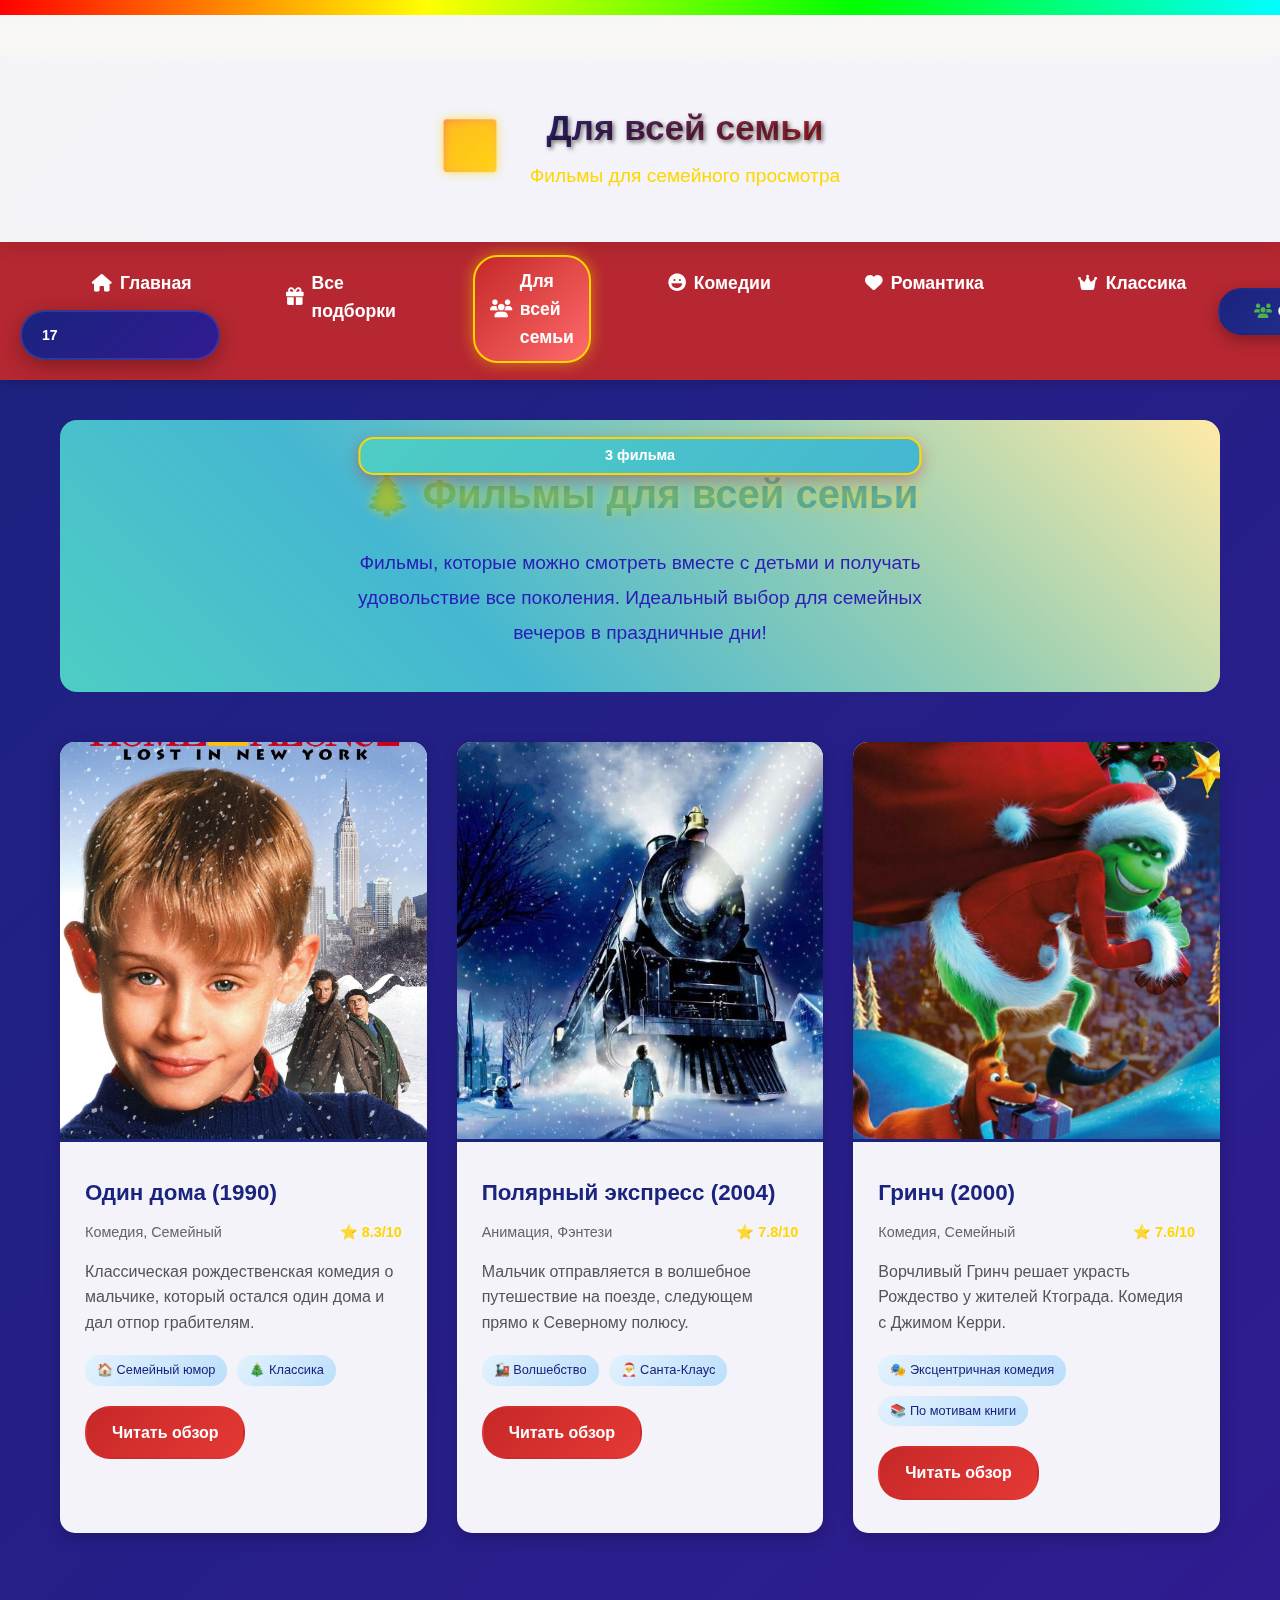
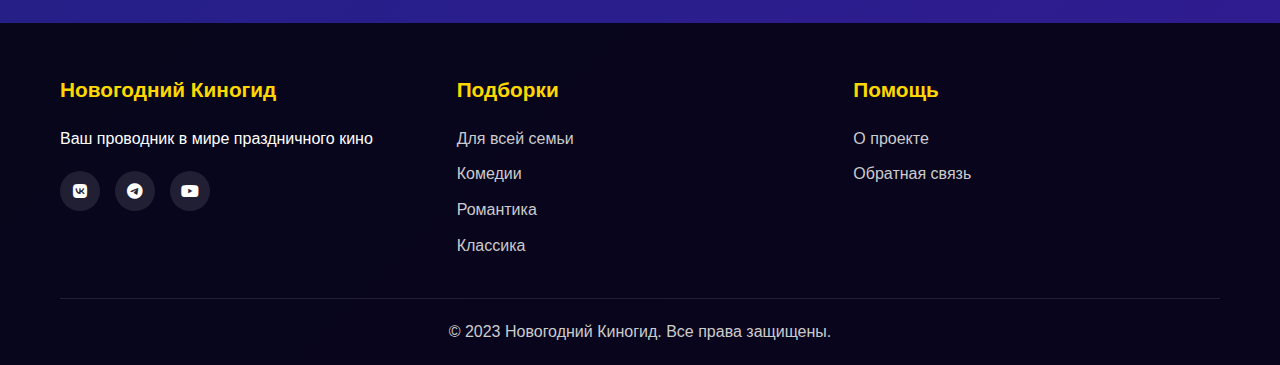
<file: Для всей семьи.html>
<!DOCTYPE html>
<html lang="ru">
<head>
    <meta charset="UTF-8">
    <meta name="viewport" content="width=device-width, initial-scale=1.0">
    <title>Для всей семьи - Праздничные подборки | Новогодний Киногид</title>
    <meta name="description" content="Лучшие семейные фильмы для просмотра всей семьей в новогодние праздники. Кино, которое понравится и детям, и взрослым.">
    <meta name="keywords" content="семейные фильмы, кино для всей семьи, детские фильмы, новогодние фильмы для семьи">
    <link rel="stylesheet" href="https://cdnjs.cloudflare.com/ajax/libs/font-awesome/6.4.0/css/all.min.css">
    <link rel="stylesheet" href="стил.css">
    <link rel="icon" href="data:image/svg+xml,<svg xmlns=%22http://www.w3.org/2000/svg%22 viewBox=%220 0 100 100%22><text y=%22.9em%22 font-size=%2290%22>👨‍👩‍👧‍👦</text></svg>">
    
    <script>
        document.addEventListener('DOMContentLoaded', function() {
            document.addEventListener('copy', function(e) {
                e.preventDefault();
                alert('Копирование контента запрещено!');
            });
            
            document.addEventListener('contextmenu', function(e) {
                e.preventDefault();
                alert('Правый клик заблокирован!');
            });
            
            function createSnowflake() {
                const snowflake = document.createElement('div');
                snowflake.classList.add('snow');
                snowflake.innerHTML = '❄';
                snowflake.style.left = Math.random() * 100 + 'vw';
                snowflake.style.animationDuration = Math.random() * 3 + 2 + 's';
                snowflake.style.opacity = Math.random();
                snowflake.style.fontSize = (Math.random() * 10 + 10) + 'px';
                document.querySelector('.snow-container').appendChild(snowflake);
                
                setTimeout(() => { snowflake.remove(); }, 5000);
            }
            setInterval(createSnowflake, 100);
            
            updateOnlineCounter();
            setInterval(updateOnlineCounter, 30000);
        });
        
        function updateOnlineCounter() {
            const onlineCount = Math.floor(Math.random() * 50) + 15;
            document.getElementById('online-counter').textContent = onlineCount;
        }
    </script>
</head>
<body class="protected-content collection-family">
    <div class="christmas-lights"></div>
    <div class="header-decoration"></div>
    <div class="snow-container"></div>

    <header>
        <div class="container">
            <div class="logo">
                <div class="logo-icon">👨‍👩‍👧‍👦</div>
                <div class="logo-text">
                    <h1>Для всей семьи</h1>
                    <p>Фильмы для семейного просмотра</p>
                </div>
            </div>
        </div>
    </header>

    <nav>
        <div class="nav-container">
            <ul class="nav-links">
                <li><a href="index.html"><i class="fas fa-home"></i> Главная</a></li>
                <li><a href="Подборки.html"><i class="fas fa-gift"></i> Все подборки</a></li>
                <li><a class="active"><i class="fas fa-users"></i> Для всей семьи</a></li>
                <li><a href="Комедии.html"><i class="fas fa-laugh"></i> Комедии</a></li>
                <li><a href="Романтика.html"><i class="fas fa-heart"></i> Романтика</a></li>
                <li><a href="Классика.html"><i class="fas fa-crown"></i> Классика</a></li>
            </ul>
            <div class="online-counter">
                <i class="fas fa-users"></i>
                Онлайн: <span id="online-counter">25</span>
            </div>
        </div>
    </nav>

    <main>
        <section class="container fade-in">
            <div class="collection-hero">
                <div class="collection-badge">3 фильма</div>
                <h2>🎄 Фильмы для всей семьи</h2>
                <p class="collection-description">Фильмы, которые можно смотреть вместе с детьми и получать удовольствие все поколения. Идеальный выбор для семейных вечеров в праздничные дни!</p>
            </div>

            <div class="movies-grid">
                <!-- Фильм 1 -->
                <article class="movie-card">
                    <img src="один_дома.jpg" alt="Один дома" class="movie-poster">
                    <div class="movie-info">
                        <h3 class="movie-title">Один дома (1990)</h3>
                        <div class="movie-meta">
                            <span>Комедия, Семейный</span>
                            <span class="rating">⭐ 8.3/10</span>
                        </div>
                        <p class="movie-description">
                            Классическая рождественская комедия о мальчике, который остался один дома и дал отпор грабителям.
                        </p>
                        <div class="movie-features">
                            <span class="feature-tag">🏠 Семейный юмор</span>
                            <span class="feature-tag">🎄 Классика</span>
                        </div>
                        <a href="Обзоры.html#odin-doma" class="read-more">Читать обзор</a>
                    </div>
                </article>

                <!-- Фильм 2 -->
                <article class="movie-card">
                    <img src="полярный экспресс.jpg" alt="Полярный экспресс" class="movie-poster">
                    <div class="movie-info">
                        <h3 class="movie-title">Полярный экспресс (2004)</h3>
                        <div class="movie-meta">
                            <span>Анимация, Фэнтези</span>
                            <span class="rating">⭐ 7.8/10</span>
                        </div>
                        <p class="movie-description">
                            Мальчик отправляется в волшебное путешествие на поезде, следующем прямо к Северному полюсу.
                        </p>
                        <div class="movie-features">
                            <span class="feature-tag">🚂 Волшебство</span>
                            <span class="feature-tag">🎅 Санта-Клаус</span>
                        </div>
                        <a href="Обзоры.html#polyar-express" class="read-more">Читать обзор</a>
                    </div>
                </article>

                <!-- Фильм 3 -->
                <article class="movie-card">
                    <img src="гринч2.jpg" alt="Гринч" class="movie-poster">
                    <div class="movie-info">
                        <h3 class="movie-title">Гринч (2000)</h3>
                        <div class="movie-meta">
                            <span>Комедия, Семейный</span>
                            <span class="rating">⭐ 7.6/10</span>
                        </div>
                        <p class="movie-description">
                            Ворчливый Гринч решает украсть Рождество у жителей Ктограда. Комедия с Джимом Керри.
                        </p>
                        <div class="movie-features">
                            <span class="feature-tag">🎭 Эксцентричная комедия</span>
                            <span class="feature-tag">📚 По мотивам книги</span>
                        </div>
                        <a href="Обзоры.html#grinc" class="read-more">Читать обзор</a>
                    </div>
                </article>
            </div>
        </section>
    </main>

    <footer>
        <div class="container">
            <div class="footer-content">
                <div class="footer-section">
                    <h3>Новогодний Киногид</h3>
                    <p>Ваш проводник в мире праздничного кино</p>
                    <div class="social-links">
                        <a href="#"><i class="fab fa-vk"></i></a>
                        <a href="#"><i class="fab fa-telegram"></i></a>
                        <a href="#"><i class="fab fa-youtube"></i></a>
                    </div>
                </div>
                
                <div class="footer-section">
                    <h3>Подборки</h3>
                    <ul class="footer-links">
                        <li><a href="Для всей семьи.html">Для всей семьи</a></li>
                        <li><a href="Комедии.html">Комедии</a></li>
                        <li><a href="Романтика.html">Романтика</a></li>
                        <li><a href="Классика.html">Классика</a></li>
                    </ul>
                </div>
                
                <div class="footer-section">
                    <h3>Помощь</h3>
                    <ul class="footer-links">
                        <li><a href="О проекте.html">О проекте</a></li>
                        <li><a href="Контакты.html">Обратная связь</a></li>
                    </ul>
                </div>
            </div>
            
            <div class="footer-bottom">
                <p>&copy; 2023 Новогодний Киногид. Все права защищены.</p>
            </div>
        </div>
    </footer>
</body>

</html>
</file>
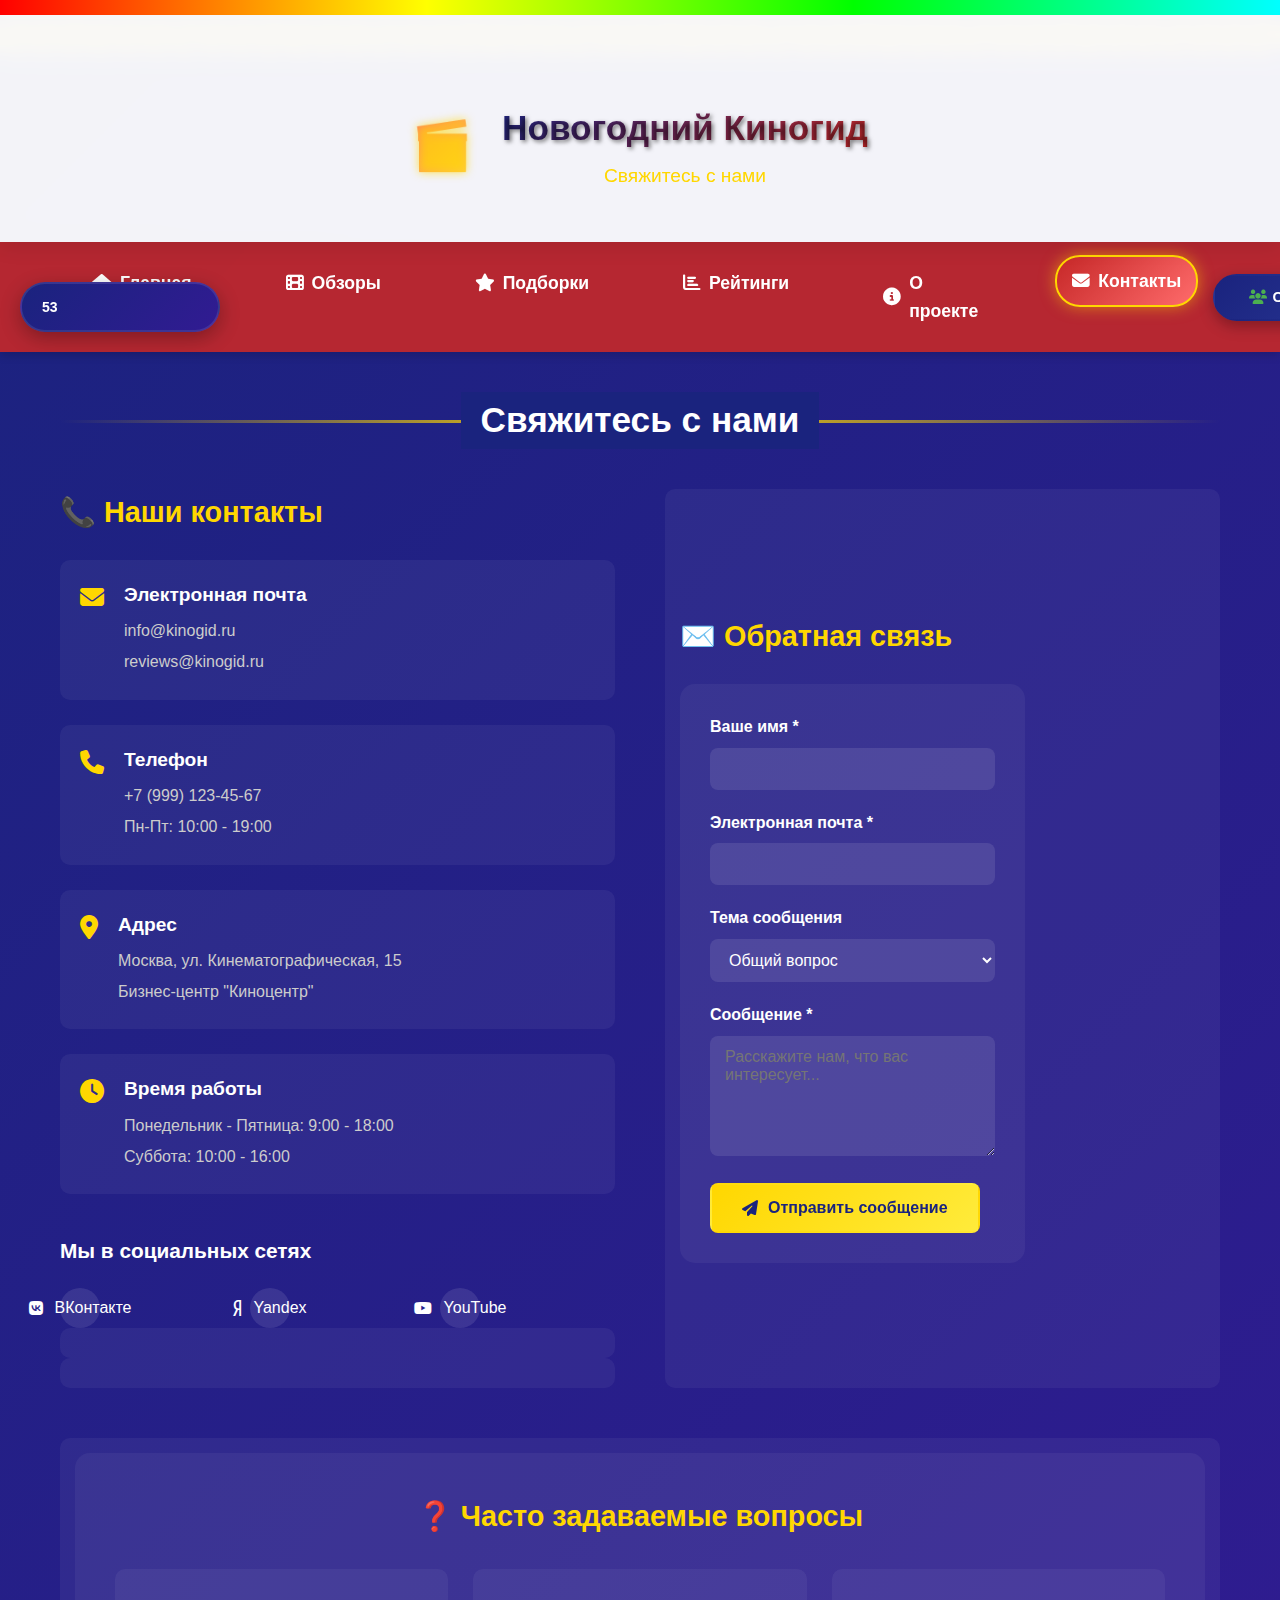
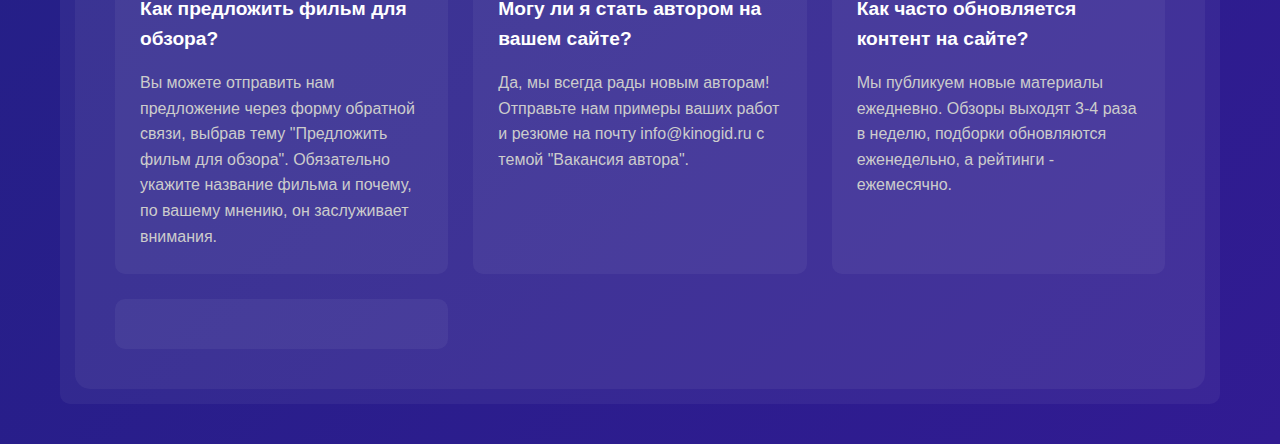
<file: Контакты.html>
<!DOCTYPE html>
<html lang="ru">
<head>
    <meta charset="UTF-8">
    <meta name="viewport" content="width=device-width, initial-scale=1.0">
    <title>Контакты | Новогодний Киногид</title>
    <meta name="description" content="Свяжитесь с редакцией Новогоднего Киногида. Мы всегда рады вашим отзывам, предложениям и вопросам о праздничных фильмах.">
    <meta name="keywords" content="контакты, обратная связь, редакция, сотрудничество, реклама, вопросы">
    <link rel="stylesheet" href="https://cdnjs.cloudflare.com/ajax/libs/font-awesome/6.4.0/css/all.min.css">
    <link rel="stylesheet" href="стил.css">
    <link rel="icon" href="data:image/svg+xml,<svg xmlns=%22http://www.w3.org/2000/svg%22 viewBox=%220 0 100 100%22><text y=%22.9em%22 font-size=%2290%22>🎬</text></svg>">
    
    <script>
        document.addEventListener('DOMContentLoaded', function() {
            // Защита от копирования
            document.addEventListener('copy', function(e) {
                e.preventDefault();
                alert('Копирование контента запрещено!');
            });
            
            document.addEventListener('contextmenu', function(e) {
                e.preventDefault();
                alert('Правый клик заблокирован!');
            });
            
            // Снежинки
            function createSnowflake() {
                const snowflake = document.createElement('div');
                snowflake.classList.add('snow');
                snowflake.innerHTML = '❄';
                snowflake.style.left = Math.random() * 100 + 'vw';
                snowflake.style.animationDuration = Math.random() * 3 + 2 + 's';
                snowflake.style.opacity = Math.random();
                snowflake.style.fontSize = (Math.random() * 10 + 10) + 'px';
                document.querySelector('.snow-container').appendChild(snowflake);
                
                setTimeout(() => { snowflake.remove(); }, 5000);
            }
            setInterval(createSnowflake, 100);
            
            // Счетчик онлайн
            updateOnlineCounter();
            setInterval(updateOnlineCounter, 30000);
        });
        
        function updateOnlineCounter() {
            const onlineCount = Math.floor(Math.random() * 50) + 15;
            document.getElementById('online-counter').textContent = onlineCount;
        }

        function submitForm(event) {
            event.preventDefault();
            alert('Спасибо за ваше сообщение! Мы свяжемся с вами в ближайшее время.');
            event.target.reset();
        }
    </script>
</head>
<body class="protected-content">
    <div class="christmas-lights"></div>
    <div class="header-decoration"></div>
    <div class="snow-container"></div>

    <header>
        <div class="container">
            <div class="logo">
                <div class="logo-icon">🎬</div>
                <div class="logo-text">
                    <h1>Новогодний Киногид</h1>
                    <p>Свяжитесь с нами</p>
                </div>
            </div>
        </div>
    </header>

    <nav>
        <div class="nav-container">
            <ul class="nav-links">
                <li><a href="Главная.html"><i class="fas fa-home"></i> Главная</a></li>
                <li><a href="Обзоры.html"><i class="fas fa-film"></i> Обзоры</a></li>
                <li><a href="Подборки.html"><i class="fas fa-star"></i> Подборки</a></li>
                <li><a href="Рейтинги.html"><i class="fas fa-chart-bar"></i> Рейтинги</a></li>
                <li><a href="О проекте.html"><i class="fas fa-info-circle"></i> О проекте</a></li>
                <li><a href="Контакты.html" class="active"><i class="fas fa-envelope"></i> Контакты</a></li>
            </ul>
            <div class="online-counter">
                <i class="fas fa-users"></i>
                Онлайн: <span id="online-counter">25</span>
            </div>
        </div>
    </nav>

    <main>
        <section class="container fade-in">
            <div class="section-title">
                <h2>Свяжитесь с нами</h2>
            </div>

            <div class="contact-content">
                <div class="contact-info">
                    <h3>📞 Наши контакты</h3>
                    <div class="contact-items">
                        <div class="contact-item">
                            <i class="fas fa-envelope"></i>
                            <div>
                                <h4>Электронная почта</h4>
                                <p>info@kinogid.ru</p>
                                <p>reviews@kinogid.ru</p>
                            </div>
                        </div>
                        <div class="contact-item">
                            <i class="fas fa-phone"></i>
                            <div>
                                <h4>Телефон</h4>
                                <p>+7 (999) 123-45-67</p>
                                <p>Пн-Пт: 10:00 - 19:00</p>
                            </div>
                        </div>
                        <div class="contact-item">
                            <i class="fas fa-map-marker-alt"></i>
                            <div>
                                <h4>Адрес</h4>
                                <p>Москва, ул. Кинематографическая, 15</p>
                                <p>Бизнес-центр "Киноцентр"</p>
                            </div>
                        </div>
                        <div class="contact-item">
                            <i class="fas fa-clock"></i>
                            <div>
                                <h4>Время работы</h4>
                                <p>Понедельник - Пятница: 9:00 - 18:00</p>
                                <p>Суббота: 10:00 - 16:00</p>
                            </div>
                        </div>
                    </div>

                    <div class="social-section">
                        <h4>Мы в социальных сетях</h4>
                        <div class="social-links large">
                            <a href="https://vk.com/id821097617" class="social-link vk">
                                <i class="fab fa-vk"></i>
                                <span>ВКонтакте</span>
                            </a>
                            <a href="https://yandex.ru/chat/p/ec8f7d08-8872-9491-7ea9-6a3b8f0eed22?utm_source=invite" class="social-link yandex">
                                <i class="fab fa-yandex"></i>
                                <span>Yandex</span>
                            </a>
                            <a href="https://youtube.com/@escobeat72?si=GKshnkahC8_8y4P8" class="social-link youtube">
                                <i class="fab fa-youtube"></i>
                                <span>YouTube</span>
                        </div>
                    </div>
                </div>

                <div class="contact-form-container">
                    <h3>✉️ Обратная связь</h3>
                    <form class="contact-form" onsubmit="submitForm(event)">
                        <div class="form-group">
                            <label for="name">Ваше имя *</label>
                            <input type="text" id="name" name="name" required>
                        </div>
                        
                        <div class="form-group">
                            <label for="email">Электронная почта *</label>
                            <input type="email" id="email" name="email" required>
                        </div>
                        
                        <div class="form-group">
                            <label for="subject">Тема сообщения</label>
                            <select id="subject" name="subject">
                                <option value="general">Общий вопрос</option>
                                <option value="review">Предложить фильм для обзора</option>
                                <option value="cooperation">Сотрудничество</option>
                                <option value="advertising">Реклама</option>
                                <option value="technical">Техническая проблема</option>
                                <option value="other">Другое</option>
                            </select>
                        </div>
                        
                        <div class="form-group">
                            <label for="message">Сообщение *</label>
                            <textarea id="message" name="message" rows="5" required placeholder="Расскажите нам, что вас интересует..."></textarea>
                        </div>
                        
                        <button type="submit" class="btn btn-accent">
                            <i class="fas fa-paper-plane"></i>
                            Отправить сообщение
                        </button>
                    </form>
                </div>
            </div>

            <div class="faq-section">
                <h3>❓ Часто задаваемые вопросы</h3>
                <div class="faq-grid">
                    <div class="faq-item">
                        <h4>Как предложить фильм для обзора?</h4>
                        <p>Вы можете отправить нам предложение через форму обратной связи, выбрав тему "Предложить фильм для обзора". Обязательно укажите название фильма и почему, по вашему мнению, он заслуживает внимания.</p>
                    </div>
                    <div class="faq-item">
                        <h4>Могу ли я стать автором на вашем сайте?</h4>
                        <p>Да, мы всегда рады новым авторам! Отправьте нам примеры ваших работ и резюме на почту info@kinogid.ru с темой "Вакансия автора".</p>
                    </div>
                    <div class="faq-item">
                        <h4>Как часто обновляется контент на сайте?</h4>
                        <p>Мы публикуем новые материалы ежедневно. Обзоры выходят 3-4 раза в неделю, подборки обновляются еженедельно, а рейтинги - ежемесячно.</p>
                    </div>
                    <div class="faq-item">
</file>
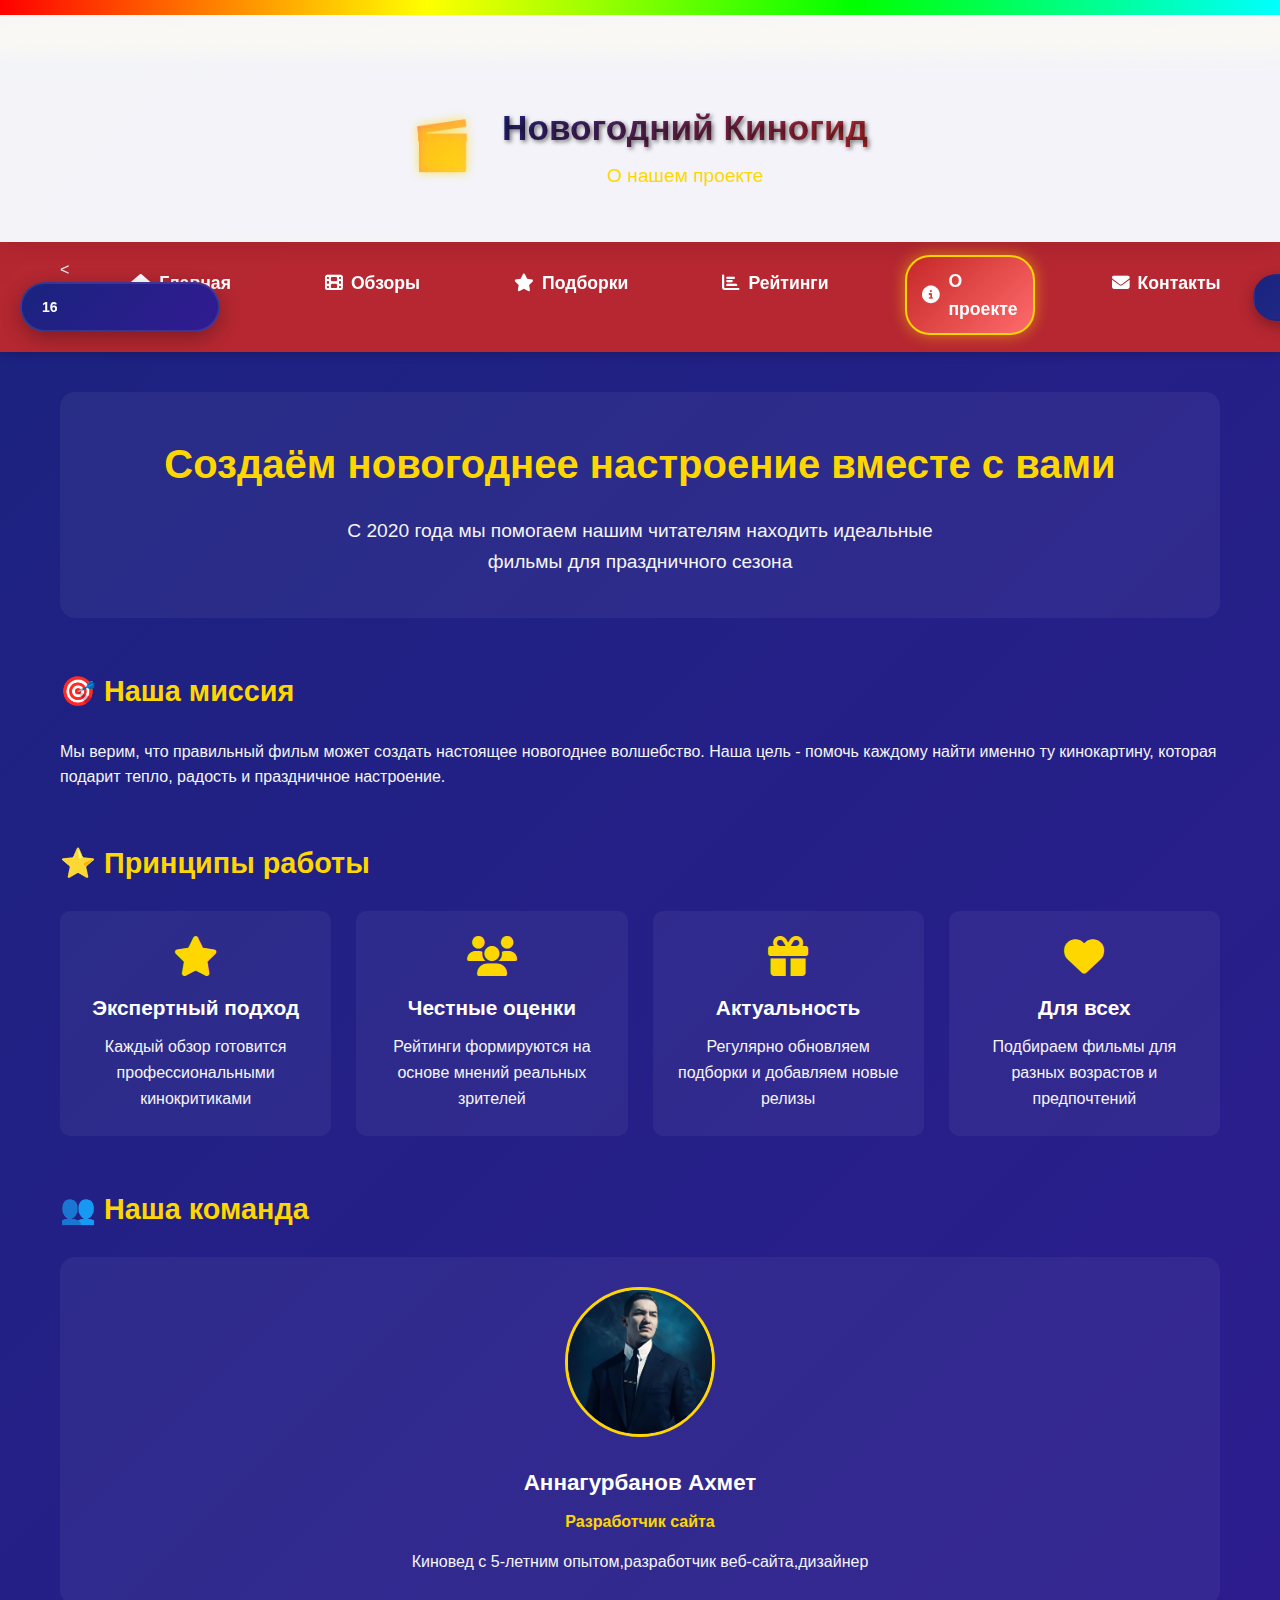
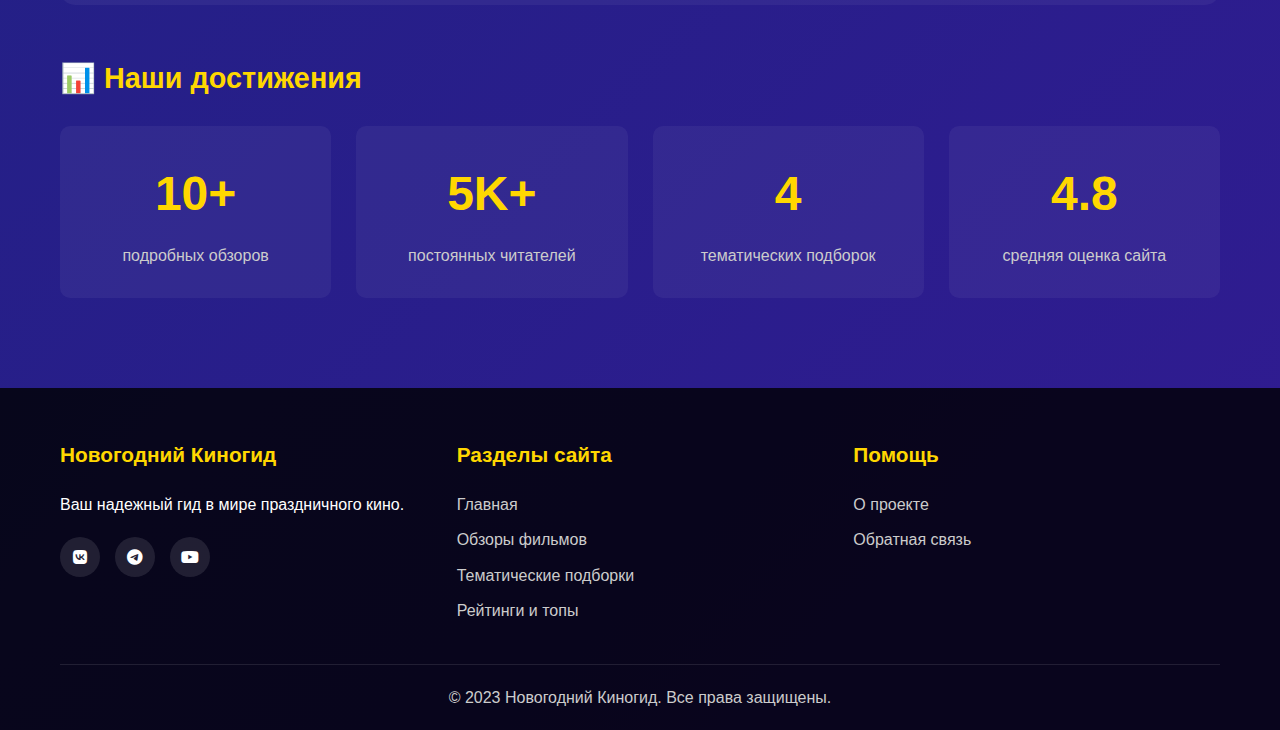
<file: О проекте.html>
<!DOCTYPE html>
<html lang="ru">
<head>
    <meta charset="UTF-8">
    <meta name="viewport" content="width=device-width, initial-scale=1.0">
    <title>О проекте | Новогодний Киногид</title>
    <meta name="description" content="Узнайте больше о проекте Новогодний Киногид - нашей миссии, команде и принципах работы. Мы создаем лучшие подборки праздничных фильмов.">
    <meta name="keywords" content="о проекте, наша команда, миссия, принципы работы, контакты редакции">
    <link rel="stylesheet" href="https://cdnjs.cloudflare.com/ajax/libs/font-awesome/6.4.0/css/all.min.css">
    <link rel="stylesheet" href="стил.css">
    <link rel="icon" href="data:image/svg+xml,<svg xmlns=%22http://www.w3.org/2000/svg%22 viewBox=%220 0 100 100%22><text y=%22.9em%22 font-size=%2290%22>🎬</text></svg>">
    
    <script>
        document.addEventListener('DOMContentLoaded', function() {
            // Защита от копирования
            document.addEventListener('copy', function(e) {
                e.preventDefault();
                alert('Копирование контента запрещено!');
            });
            
            document.addEventListener('contextmenu', function(e) {
                e.preventDefault();
                alert('Правый клик заблокирован!');
            });
            
            // Снежинки
            function createSnowflake() {
                const snowflake = document.createElement('div');
                snowflake.classList.add('snow');
                snowflake.innerHTML = '❄';
                snowflake.style.left = Math.random() * 100 + 'vw';
                snowflake.style.animationDuration = Math.random() * 3 + 2 + 's';
                snowflake.style.opacity = Math.random();
                snowflake.style.fontSize = (Math.random() * 10 + 10) + 'px';
                document.querySelector('.snow-container').appendChild(snowflake);
                
                setTimeout(() => { snowflake.remove(); }, 5000);
            }
            setInterval(createSnowflake, 100);
            
            // Счетчик онлайн
            updateOnlineCounter();
            setInterval(updateOnlineCounter, 30000);
        });
        
        function updateOnlineCounter() {
            const onlineCount = Math.floor(Math.random() * 50) + 15;
            document.getElementById('online-counter').textContent = onlineCount;
        }
    </script>
</head>
<body class="protected-content">
    <div class="christmas-lights"></div>
    <div class="header-decoration"></div>
    <div class="snow-container"></div>

    <header>
        <div class="container">
            <div class="logo">
                <div class="logo-icon">🎬</div>
                <div class="logo-text">
                    <h1>Новогодний Киногид</h1>
                    <p>О нашем проекте</p>
                </div>
            </div>
        </div>
    </header>

    <nav>
        <div class="nav-container">
            <ul class="nav-links">
                <<li><a href="Главная.html"><i class="fas fa-home"></i> Главная</a></li>
                <li><a href="Обзоры.html"><i class="fas fa-film"></i> Обзоры</a></li>
                <li><a href="Подборки.html"><i class="fas fa-star"></i> Подборки</a></li>
                <li><a href="Рейтинги.html"><i class="fas fa-chart-bar"></i> Рейтинги</a></li>
                <li><a href="О проекте.html" class="active"><i class="fas fa-info-circle"></i> О проекте</a></li>
                <li><a href="Контакты.html"><i class="fas fa-envelope"></i> Контакты</a></li>
            </ul>
            <div class="online-counter">
                <i class="fas fa-users"></i>
                Онлайн: <span id="online-counter">25</span>
            </div>
        </div>
    </nav>

    <main>
        <section class="container fade-in">
            <div class="about-hero">
                <h2>Создаём новогоднее настроение вместе с вами</h2>
                <p>С 2020 года мы помогаем нашим читателям находить идеальные фильмы для праздничного сезона</p>
            </div>

            <div class="about-content">
                <div class="about-section">
                    <h3>🎯 Наша миссия</h3>
                    <p>Мы верим, что правильный фильм может создать настоящее новогоднее волшебство. Наша цель - помочь каждому найти именно ту кинокартину, которая подарит тепло, радость и праздничное настроение.</p>
                </div>

                <div class="about-section">
                    <h3>⭐ Принципы работы</h3>
                    <div class="principles-grid">
                        <div class="principle">
                            <i class="fas fa-star"></i>
                            <h4>Экспертный подход</h4>
                            <p>Каждый обзор готовится профессиональными кинокритиками</p>
                        </div>
                        <div class="principle">
                            <i class="fas fa-users"></i>
                            <h4>Честные оценки</h4>
                            <p>Рейтинги формируются на основе мнений реальных зрителей</p>
                        </div>
                        <div class="principle">
                            <i class="fas fa-gift"></i>
                            <h4>Актуальность</h4>
                            <p>Регулярно обновляем подборки и добавляем новые релизы</p>
                        </div>
                        <div class="principle">
                            <i class="fas fa-heart"></i>
                            <h4>Для всех</h4>
                            <p>Подбираем фильмы для разных возрастов и предпочтений</p>
                        </div>
                    </div>
                </div>

                <div class="about-section">
                    <h3>👥 Наша команда</h3>
                    <div class="team-grid">
                        <div class="team-member">
                            <img src="Ахмет.jpg" alt="Аннагурбанов Ахмет" class="member-photo">
                            <h4>Аннагурбанов Ахмет </h4>
                            <p class="member-role">Разработчик сайта</p>
                            <p>Киновед с 5-летним опытом,разработчик веб-сайта,дизайнер</p>
                        </div>
                    </div>
                </div>

                <div class="about-section">
                    <h3>📊 Наши достижения</h3>
                    <div class="stats-grid">
                        <div class="achievement">
                            <div class="achievement-number">10+</div>
                            <div class="achievement-text">подробных обзоров</div>
                        </div>
                        <div class="achievement">
                            <div class="achievement-number">5K+</div>
                            <div class="achievement-text">постоянных читателей</div>
                        </div>
                        <div class="achievement">
                            <div class="achievement-number">4</div>
                            <div class="achievement-text">тематических подборок</div>
                        </div>
                        <div class="achievement">
                            <div class="achievement-number">4.8</div>
                            <div class="achievement-text">средняя оценка сайта</div>
                        </div>
                    </div>
                </div>
            </div>
        </section>
    </main>

    <footer>
        <div class="container">
            <div class="footer-content">
                <div class="footer-section">
                    <h3>Новогодний Киногид</h3>
                    <p>Ваш надежный гид в мире праздничного кино.</p>
                    <div class="social-links">
                        <a href="#"><i class="fab fa-vk"></i></a>
                        <a href="#"><i class="fab fa-telegram"></i></a>
                        <a href="#"><i class="fab fa-youtube"></i></a>
                    </div>
                </div>
                
                <div class="footer-section">
                    <h3>Разделы сайта</h3>
                    <ul class="footer-links">
                        <li><a href="Главная.html">Главная</a></li>
                        <li><a href="Обзоры.html">Обзоры фильмов</a></li>
                        <li><a href="Подборки.html">Тематические подборки</a></li>
                        <li><a href="Рейтинги.html">Рейтинги и топы</a></li>
                    </ul>
                </div>
                
                <div class="footer-section">
                    <h3>Помощь</h3>
                    <ul class="footer-links">
                        <li><a href="О проекте.html">О проекте</a></li>
                        <li><a href="Контакты.html">Обратная связь</a></li>
                    </ul>
                </div>
            </div>
            
            <div class="footer-bottom">
                <p>&copy; 2023 Новогодний Киногид. Все права защищены.</p>
            </div>
        </div>
    </footer>
</body>
</html>
</file>
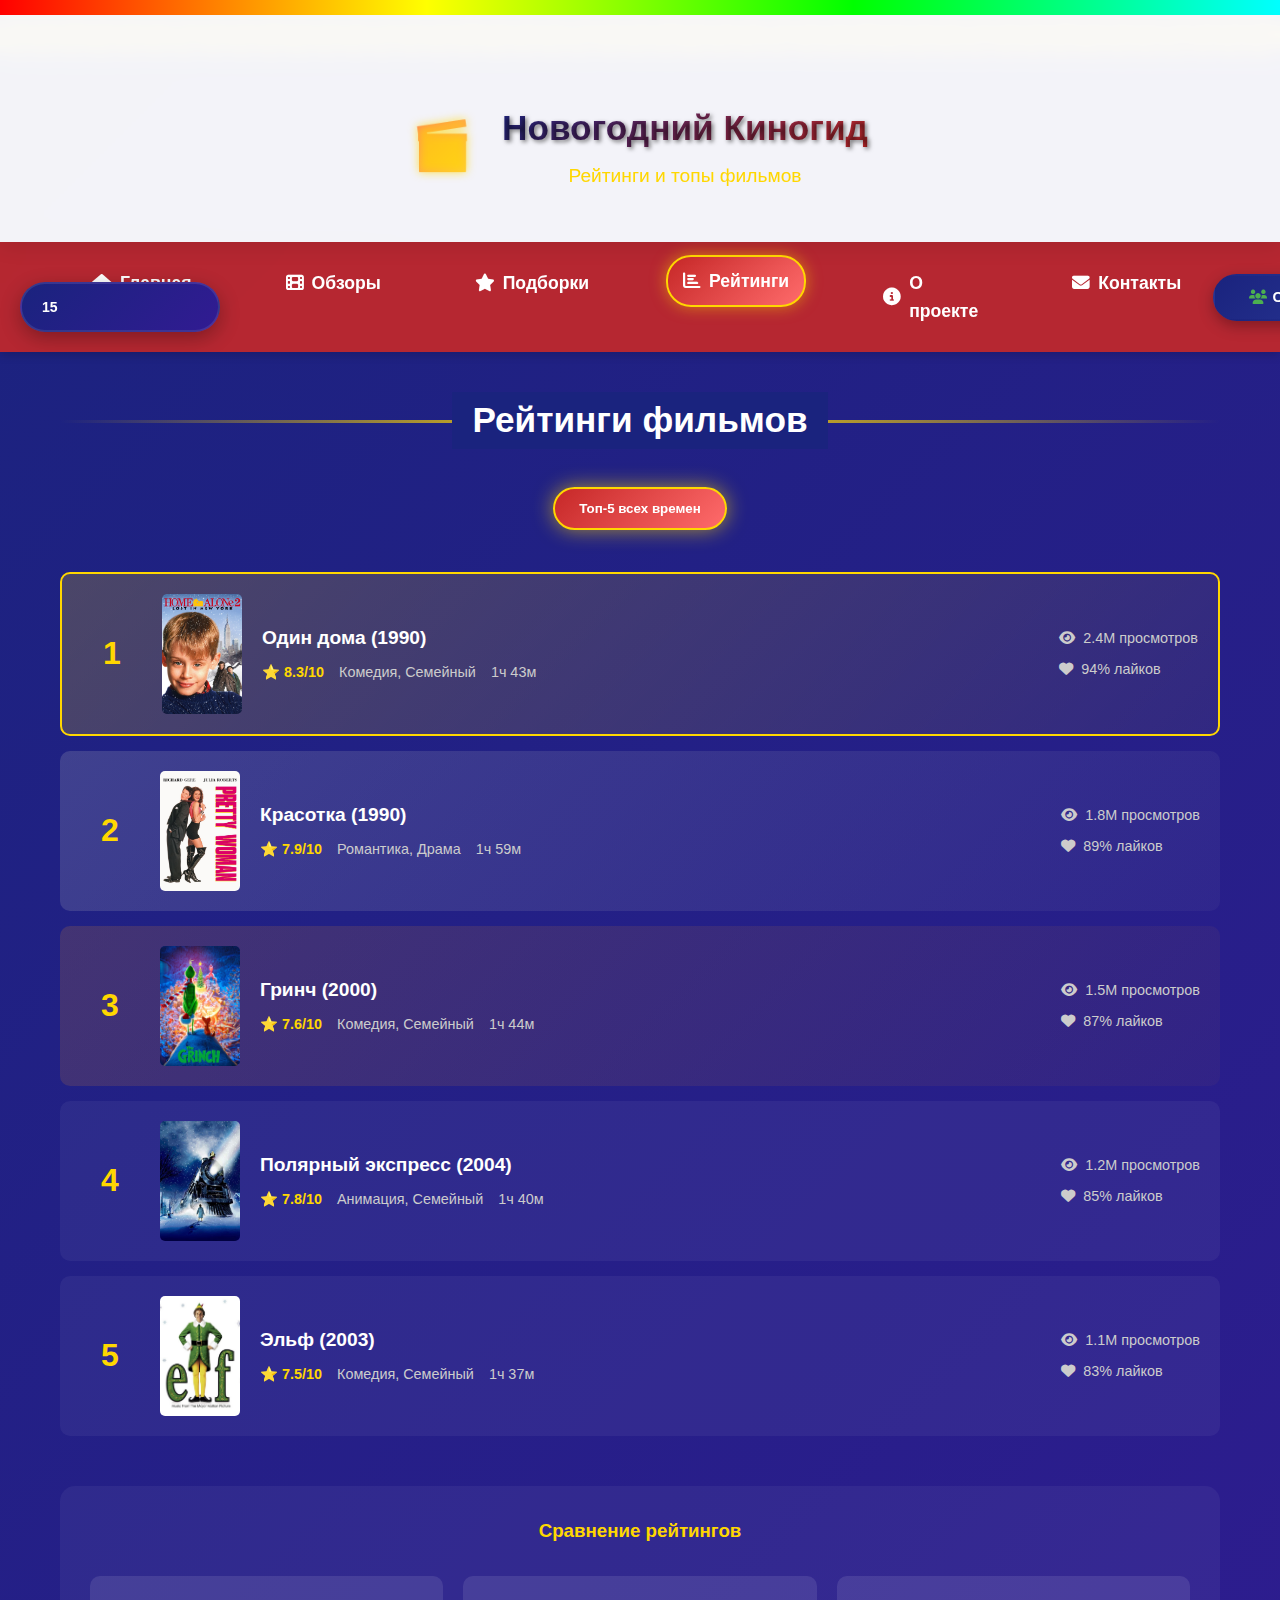
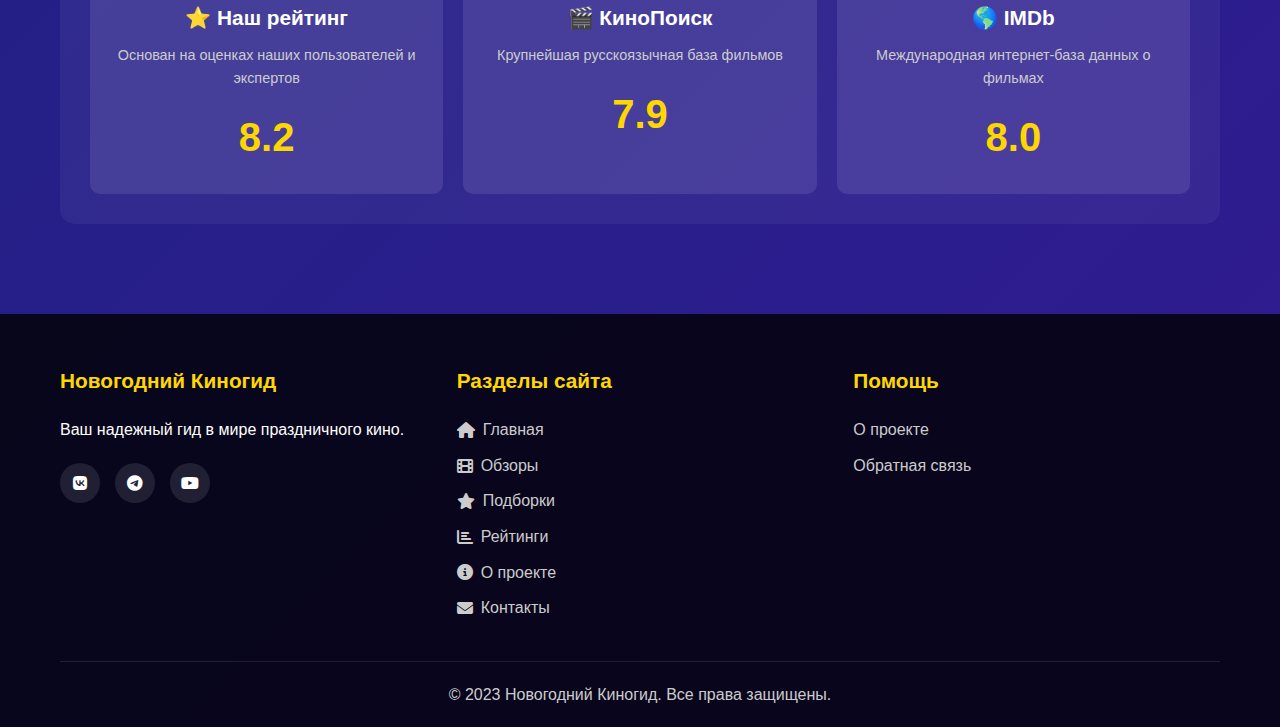
<file: Рейтинги.html>
<!DOCTYPE html>
<html lang="ru">
<head>
    <meta charset="UTF-8">
    <meta name="viewport" content="width=device-width, initial-scale=1.0">
    <title>Рейтинги новогодних фильмов | Новогодний Киногид</title>
    <meta name="description" content="Топы и рейтинги лучших новогодних фильмов по версии критиков и зрителей. Самые популярные праздничные кинокартины всех времен.">
    <meta name="keywords" content="рейтинги фильмов, топ фильмов, лучшие новогодние фильмы, народный рейтинг, кинопоиск, IMDb">
    <link rel="stylesheet" href="https://cdnjs.cloudflare.com/ajax/libs/font-awesome/6.4.0/css/all.min.css">
    <link rel="stylesheet" href="стил.css">
    <link rel="icon" href="data:image/svg+xml,<svg xmlns=%22http://www.w3.org/2000/svg%22 viewBox=%220 0 100 100%22><text y=%22.9em%22 font-size=%2290%22>🎬</text></svg>">
    
    <script>
        document.addEventListener('DOMContentLoaded', function() {
            // Защита от копирования
            document.addEventListener('copy', function(e) {
                e.preventDefault();
                alert('Копирование контента запрещено!');
            });
            
            document.addEventListener('contextmenu', function(e) {
                e.preventDefault();
                alert('Правый клик заблокирован!');
            });
            
            // Снежинки
            function createSnowflake() {
                const snowflake = document.createElement('div');
                snowflake.classList.add('snow');
                snowflake.innerHTML = '❄';
                snowflake.style.left = Math.random() * 100 + 'vw';
                snowflake.style.animationDuration = Math.random() * 3 + 2 + 's';
                snowflake.style.opacity = Math.random();
                snowflake.style.fontSize = (Math.random() * 10 + 10) + 'px';
                document.querySelector('.snow-container').appendChild(snowflake);
                
                setTimeout(() => { snowflake.remove(); }, 5000);
            }
            setInterval(createSnowflake, 100);
            
            // Счетчик онлайн
            updateOnlineCounter();
            setInterval(updateOnlineCounter, 30000);
        });
        
        function updateOnlineCounter() {
            const onlineCount = Math.floor(Math.random() * 50) + 15;
            document.getElementById('online-counter').textContent = onlineCount;
        }

        function openTab(tabName) {
            // Скрыть все вкладки
            const tabContents = document.querySelectorAll('.tab-content');
            tabContents.forEach(tab => tab.classList.remove('active'));
            
            // Убрать активный класс со всех кнопок
            const tabButtons = document.querySelectorAll('.tab-btn');
            tabButtons.forEach(btn => btn.classList.remove('active'));
            
            // Показать выбранную вкладку и активировать кнопку
            document.getElementById(tabName).classList.add('active');
            event.currentTarget.classList.add('active');
        }
    </script>
</head>
<body class="protected-content">
    <div class="christmas-lights"></div>
    <div class="header-decoration"></div>
    <div class="snow-container"></div>

    <header>
        <div class="container">
            <div class="logo">
                <div class="logo-icon">🎬</div>
                <div class="logo-text">
                    <h1>Новогодний Киногид</h1>
                    <p>Рейтинги и топы фильмов</p>
                </div>
            </div>
        </div>
    </header>

    <nav>
        <div class="nav-container">
            <ul class="nav-links">
                <li><a href="Главная.html"><i class="fas fa-home"></i> Главная</a></li>
                <li><a href="Обзоры.html"><i class="fas fa-film"></i> Обзоры</a></li>
                <li><a href="Подборки.html"><i class="fas fa-star"></i> Подборки</a></li>
                <li><a href="Рейтинги.html"  class="active"><i class="fas fa-chart-bar"></i> Рейтинги</a></li>
                <li><a href="О проекте.html"><i class="fas fa-info-circle"></i> О проекте</a></li>
                <li><a href="Контакты.html"><i class="fas fa-envelope"></i> Контакты</a></li>
            </ul>
            <div class="online-counter">
                <i class="fas fa-users"></i>
                Онлайн: <span id="online-counter">25</span>
            </div>
        </div>
    </nav>

    <main>
        <section class="container fade-in">
            <div class="section-title">
                <h2>Рейтинги фильмов</h2>
            </div>
            
            <div class="ratings-tabs">
                <button class="tab-btn active" onclick="openTab('top-all')">Топ-5 всех времен</button>
            </div>

            <!-- Топ всех времен -->
            <div id="top-all" class="tab-content active">
                <div class="ranking-list">
                    <!-- 1 место -->
                    <div class="ranking-item top-1">
                        <div class="rank-number">1</div>
                        <img src="один_дома.jpg" alt="Один дома" class="rank-poster">
                        <div class="rank-info">
                            <h3>Один дома (1990)</h3>
                            <div class="rank-meta">
                                <span class="rating">⭐ 8.3/10</span>
                                <span>Комедия, Семейный</span>
                                <span>1ч 43м</span>
                            </div>
                        </div>
                        <div class="rank-stats">
                            <div class="stat">
                                <i class="fas fa-eye"></i>
                                <span>2.4M просмотров</span>
                            </div>
                            <div class="stat">
                                <i class="fas fa-heart"></i>
                                <span>94% лайков</span>
                            </div>
                        </div>
                    </div>

                    <!-- 2 место -->
                    <div class="ranking-item top-2">
                        <div class="rank-number">2</div>
                        <img src="красотка.jpg" alt="Красотка" class="rank-poster">
                        <div class="rank-info">
                            <h3>Красотка (1990)</h3>
                            <div class="rank-meta">
                                <span class="rating">⭐ 7.9/10</span>
                                <span>Романтика, Драма</span>
                                <span>1ч 59м</span>
                            </div>
                        </div>
                        <div class="rank-stats">
                            <div class="stat">
                                <i class="fas fa-eye"></i>
                                <span>1.8M просмотров</span>
                            </div>
                            <div class="stat">
                                <i class="fas fa-heart"></i>
                                <span>89% лайков</span>
                            </div>
                        </div>
                    </div>

                    <!-- 3 место -->
                    <div class="ranking-item top-3">
                        <div class="rank-number">3</div>
                        <img src="гринч.jpg" alt="Гринч" class="rank-poster">
                        <div class="rank-info">
                            <h3>Гринч (2000)</h3>
                            <div class="rank-meta">
                                <span class="rating">⭐ 7.6/10</span>
                                <span>Комедия, Семейный</span>
                                <span>1ч 44м</span>
                            </div>
                        </div>
                        <div class="rank-stats">
                            <div class="stat">
                                <i class="fas fa-eye"></i>
                                <span>1.5M просмотров</span>
                            </div>
                            <div class="stat">
                                <i class="fas fa-heart"></i>
                                <span>87% лайков</span>
                            </div>
                        </div>
                    </div>

                    <!-- Остальные места с 4 по 10 -->
                    <div class="ranking-item">
                        <div class="rank-number">4</div>
                        <img src="полярный экспресс.jpg" alt="Полярный экспресс" class="rank-poster">
                        <div class="rank-info">
                            <h3>Полярный экспресс (2004)</h3>
                            <div class="rank-meta">
                                <span class="rating">⭐ 7.8/10</span>
                                <span>Анимация, Семейный</span>
                                <span>1ч 40м</span>
                            </div>
                        </div>
                        <div class="rank-stats">
                            <div class="stat">
                                <i class="fas fa-eye"></i>
                                <span>1.2M просмотров</span>
                            </div>
                            <div class="stat">
                                <i class="fas fa-heart"></i>
                                <span>85% лайков</span>
                            </div>
                        </div>
                    </div>

                    <div class="ranking-item">
                        <div class="rank-number">5</div>
                        <img src="Эльф.jpg" alt="Эльф" class="rank-poster">
                        <div class="rank-info">
                            <h3>Эльф (2003)</h3>
                            <div class="rank-meta">
                                <span class="rating">⭐ 7.5/10</span>
                                <span>Комедия, Семейный</span>
                                <span>1ч 37м</span>
                            </div>
                        </div>
                        <div class="rank-stats">
                            <div class="stat">
                                <i class="fas fa-eye"></i>
                                <span>1.1M просмотров</span>
                            </div>
                            <div class="stat">
                                <i class="fas fa-heart"></i>
                                <span>83% лайков</span>
                            </div>
                        </div>
                    </div>
                </div>
            </div>


            <!-- Сравнение рейтингов -->
            <div class="ratings-comparison">
                <h3>Сравнение рейтингов</h3>
                <div class="comparison-grid">
                    <div class="comparison-item">
                        <h4>⭐ Наш рейтинг</h4>
                        <p>Основан на оценках наших пользователей и экспертов</p>
                        <div class="rating-score">8.2</div>
                    </div>
                    <div class="comparison-item">
                        <h4>🎬 КиноПоиск</h4>
                        <p>Крупнейшая русскоязычная база фильмов</p>
                        <div class="rating-score">7.9</div>
                    </div>
                    <div class="comparison-item">
                        <h4>🌎 IMDb</h4>
                        <p>Международная интернет-база данных о фильмах</p>
                        <div class="rating-score">8.0</div>
                    </div>
                </div>
            </div>
        </section>
    </main>

    <footer>
        <div class="container">
            <div class="footer-content">
                <div class="footer-section">
                    <h3>Новогодний Киногид</h3>
                    <p>Ваш надежный гид в мире праздничного кино.</p>
                    <div class="social-links">
                        <a href="#"><i class="fab fa-vk"></i></a>
                        <a href="#"><i class="fab fa-telegram"></i></a>
                        <a href="#"><i class="fab fa-youtube"></i></a>
                    </div>
                </div>
                
                <div class="footer-section">
                    <h3>Разделы сайта</h3>
                    <ul class="footer-links">
                        <li><a href="Главная.html"><i class="fas fa-home"></i> Главная</a></li>
                        <li><a href="Обзоры.html"><i class="fas fa-film"></i> Обзоры</a></li>
                        <li><a href="Подборки.html"><i class="fas fa-star"></i> Подборки</a></li>
                        <li><a href="Рейтинги.html"><i class="fas fa-chart-bar"></i> Рейтинги</a></li>
                        <li><a href="О проекте.html"><i class="fas fa-info-circle"></i> О проекте</a></li>
                        <li><a href="Контакты.html" class="active"><i class="fas fa-envelope"></i> Контакты</a></li>
            </ul>
                    </ul>
                </div>
                
                <div class="footer-section">
                    <h3>Помощь</h3>
                    <ul class="footer-links">
                        <li><a href="about.html">О проекте</a></li>
                        <li><a href="contact.html">Обратная связь</a></li>
                    </ul>
                </div>
            </div>
            
            <div class="footer-bottom">
                <p>&copy; 2023 Новогодний Киногид. Все права защищены.</p>
            </div>
        </div>
    </footer>
</body>
</html>
</file>
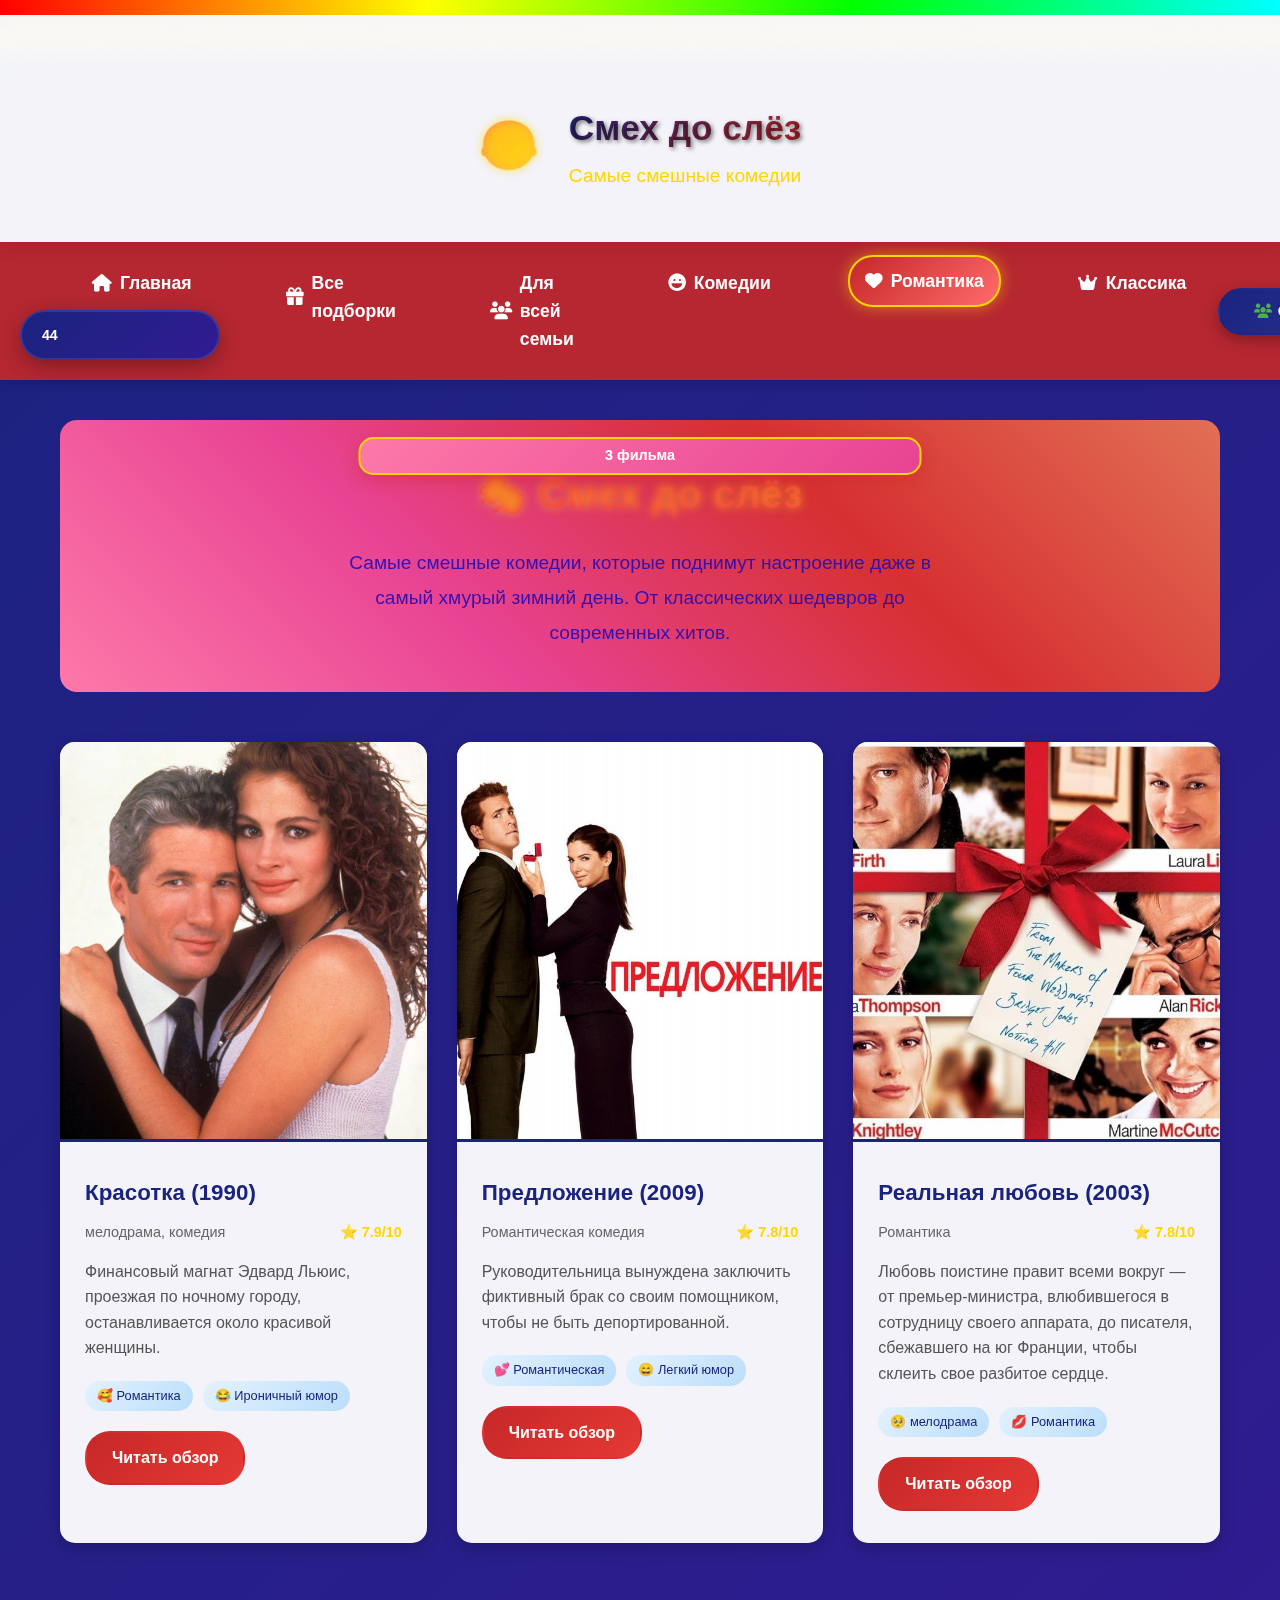
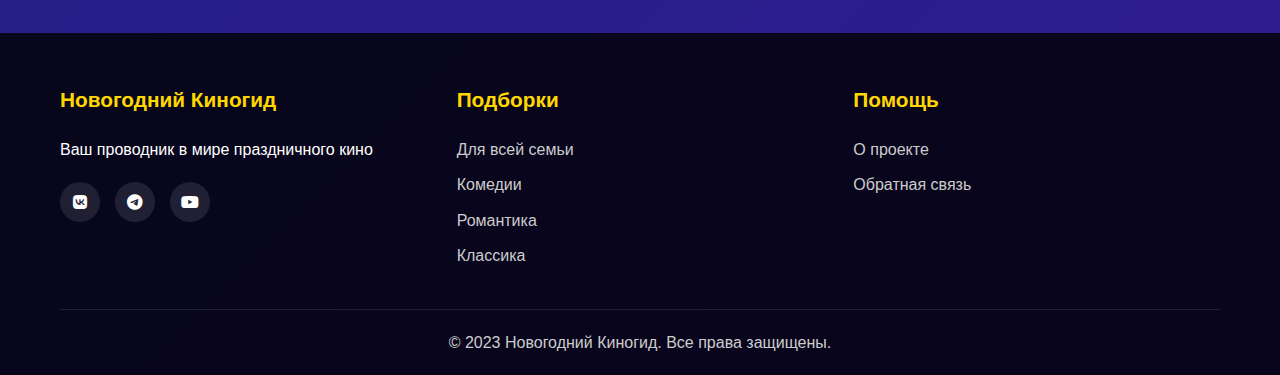
<file: Романтика.html>
<!DOCTYPE html>
<html lang="ru">
<head>
    <meta charset="UTF-8">
    <meta name="viewport" content="width=device-width, initial-scale=1.0">
    <title>Комедии - Праздничные подборки | Новогодний Киногид</title>
    <meta name="description" content="Самые смешные новогодние комедии для поднятия настроения. Юмористические фильмы про Рождество и Новый год.">
    <meta name="keywords" content="новогодние комедии, смешные фильмы, юмористические фильмы, комедийные фильмы">
    <link rel="stylesheet" href="https://cdnjs.cloudflare.com/ajax/libs/font-awesome/6.4.0/css/all.min.css">
    <link rel="stylesheet" href="стил.css">
    <link rel="icon" href="data:image/svg+xml,<svg xmlns=%22http://www.w3.org/2000/svg%22 viewBox=%220 0 100 100%22><text y=%22.9em%22 font-size=%2290%22>😂</text></svg>">
    
    <script>
        document.addEventListener('DOMContentLoaded', function() {
            document.addEventListener('copy', function(e) {
                e.preventDefault();
                alert('Копирование контента запрещено!');
            });
            
            document.addEventListener('contextmenu', function(e) {
                e.preventDefault();
                alert('Правый клик заблокирован!');
            });
            
            function createSnowflake() {
                const snowflake = document.createElement('div');
                snowflake.classList.add('snow');
                snowflake.innerHTML = '❄';
                snowflake.style.left = Math.random() * 100 + 'vw';
                snowflake.style.animationDuration = Math.random() * 3 + 2 + 's';
                snowflake.style.opacity = Math.random();
                snowflake.style.fontSize = (Math.random() * 10 + 10) + 'px';
                document.querySelector('.snow-container').appendChild(snowflake);
                
                setTimeout(() => { snowflake.remove(); }, 5000);
            }
            setInterval(createSnowflake, 100);
            
            updateOnlineCounter();
            setInterval(updateOnlineCounter, 30000);
        });
        
        function updateOnlineCounter() {
            const onlineCount = Math.floor(Math.random() * 50) + 15;
            document.getElementById('online-counter').textContent = onlineCount;
        }
    </script>
</head>
<body class="protected-content collection-romance">
    <div class="christmas-lights"></div>
    <div class="header-decoration"></div>
    <div class="snow-container"></div>

    <header>
        <div class="container">
            <div class="logo">
                <div class="logo-icon">😂</div>
                <div class="logo-text">
                    <h1>Смех до слёз</h1>
                    <p>Самые смешные комедии</p>
                </div>
            </div>
        </div>
    </header>

    <nav>
        <div class="nav-container">
            <ul class="nav-links">
                <li><a href="Главная.html"><i class="fas fa-home"></i> Главная</a></li>
                <li><a href="Подборки.html"><i class="fas fa-gift"></i> Все подборки</a></li>
                <li><a href="Для всей семьи.html"><i class="fas fa-users"></i> Для всей семьи</a></li>
                <li><a href="Комедии.html"><i class="fas fa-laugh"></i> Комедии</a></li>
                <li><a class="active"><i class="fas fa-heart"></i> Романтика</a></li>
                <li><a href="Классика.html"><i class="fas fa-crown"></i> Классика</a></li>
            </ul>
            <div class="online-counter">
                <i class="fas fa-users"></i>
                Онлайн: <span id="online-counter">25</span>
            </div>
        </div>
    </nav>

    <main>
        <section class="container fade-in">
            <div class="collection-hero">
                <div class="collection-badge">3 фильма</div>
                <h2>🎭 Смех до слёз</h2>
                <p class="collection-description">Самые смешные комедии, которые поднимут настроение даже в самый хмурый зимний день. От классических шедевров до современных хитов.</p>
            </div>

            <div class="movies-grid">
                <!-- Фильм 1 -->
                <article class="movie-card">
                    <img src="красотка2.jpg" alt="Эльф" class="movie-poster">
                    <div class="movie-info">
                        <h3 class="movie-title">Красотка (1990)</h3>
                        <div class="movie-meta">
                            <span>мелодрама, комедия</span>
                            <span class="rating">⭐ 7.9/10</span>
                        </div>
                        <p class="movie-description">
                            Финансовый магнат Эдвард Льюис, проезжая по ночному городу, останавливается около красивой женщины.
                        </p>
                        <div class="movie-features">
                            <span class="feature-tag">🥰 Романтика </span>
                            <span class="feature-tag">😂 Ироничный юмор</span>
                        </div>
                        <a href="Обзоры.html#krasotka" class="read-more">Читать обзор</a>
                    </div>
                </article>

                <!-- Фильм 2 -->
                <article class="movie-card">
                    <img src="предложение.jpg" alt="Предложение" class="movie-poster">
                    <div class="movie-info">
                        <h3 class="movie-title">Предложение (2009)</h3>
                        <div class="movie-meta">
                            <span>Романтическая комедия</span>
                            <span class="rating">⭐ 7.8/10</span>
                        </div>
                        <p class="movie-description">
                            Руководительница вынуждена заключить фиктивный брак со своим помощником, чтобы не быть депортированной.
                        </p>
                        <div class="movie-features">
                            <span class="feature-tag">💕 Романтическая</span>
                            <span class="feature-tag">😄 Легкий юмор</span>
                        </div>
                        <a href="Обзоры.html#predlozeniye" class="read-more">Читать обзор</a>
                    </div>
                </article>

                <!-- Фильм 3 -->
                <article class="movie-card">
                    <img src="реальная_любовь.jpg" alt="Рождество с неудачниками" class="movie-poster">
                    <div class="movie-info">
                        <h3 class="movie-title">Реальная любовь (2003)</h3>
                        <div class="movie-meta">
                            <span>Романтика</span>
                            <span class="rating">⭐ 7.8/10</span>
                        </div>
                        <p class="movie-description">
                            Любовь поистине правит всеми вокруг — от премьер-министра, влюбившегося в сотрудницу своего аппарата, до писателя, сбежавшего на юг Франции, чтобы склеить свое разбитое сердце.
                        </p>
                        <div class="movie-features">
                            <span class="feature-tag">🥺 мелодрама</span>
                            <span class="feature-tag">💋 Романтика</span>
                        </div>
                        <a href="Обзоры.html#real_lyubov" class="read-more">Читать обзор</a>
                    </div>
                </article>
            </div>
        </section>
    </main>

    <footer>
        <div class="container">
            <div class="footer-content">
                <div class="footer-section">
                    <h3>Новогодний Киногид</h3>
                    <p>Ваш проводник в мире праздничного кино</p>
                    <div class="social-links">
                        <a href="#"><i class="fab fa-vk"></i></a>
                        <a href="#"><i class="fab fa-telegram"></i></a>
                        <a href="#"><i class="fab fa-youtube"></i></a>
                    </div>
                </div>
                
                <div class="footer-section">
                    <h3>Подборки</h3>
                    <ul class="footer-links">
                        <li><a href="Для всей семьи.html">Для всей семьи</a></li>
                        <li><a href="Комедии.html">Комедии</a></li>
                        <li><a href="Романтика.html">Романтика</a></li>
                        <li><a href="Классика.html">Классика</a></li>
                    </ul>
                </div>
                
                <div class="footer-section">
                    <h3>Помощь</h3>
                    <ul class="footer-links">
                        <li><a href="О проекте.html">О проекте</a></li>
                        <li><a href="Контакты.html">Обратная связь</a></li>
                    </ul>
                </div>
            </div>
            
            <div class="footer-bottom">
                <p>&copy; 2023 Новогодний Киногид. Все права защищены.</p>
            </div>
        </div>
    </footer>
</body>
</html>
</file>
<file: стил.css>
/* styles.css - Полные стили для сайта обзора новогодних фильмов */

/* Основные стили и сброс */
* {
    margin: 0;
    padding: 0;
    box-sizing: border-box;
    font-family: 'Segoe UI', Tahoma, Geneva, Verdana, sans-serif;
}

:root {
    --primary: #c62828;
    --secondary: #2e7d32;
    --accent: #ffd700;
    --dark: #1a237e;
    --light: #f5f5f5;
    --text: #333333;
    --shadow: 0 5px 15px rgba(0, 0, 0, 0.2);
    --transition: all 0.3s ease;
}

body {
    background: linear-gradient(135deg, #1a237e 0%, #311b92 100%);
    color: var(--light);
    min-height: 100vh;
    position: relative;
    overflow-x: hidden;
    line-height: 1.6;
}

.container {
    max-width: 1200px;
    margin: 0 auto;
    padding: 0 20px;
}

/* Анимации */
@keyframes fadeIn {
    from { opacity: 0; transform: translateY(20px); }
    to { opacity: 1; transform: translateY(0); }
}

.fade-in {
    animation: fadeIn 0.8s ease-out;
}

/* Новогодние эффекты */
@keyframes snowFall {
    0% { transform: translateY(-100px) rotate(0deg); }
    100% { transform: translateY(100vh) rotate(360deg); }
}

@keyframes fall {
    to {
        transform: translateY(105vh) rotate(360deg);
    }
}

.snow-container {
    position: fixed;
    top: 0;
    left: 0;
    width: 100%;
    height: 100%;
    pointer-events: none;
    z-index: 9999;
}

.snow {
    position: absolute;
    top: -20px;
    color: white;
    user-select: none;
    animation: snowFall linear forwards;
    font-size: 1.2rem;
}

/* Новогодние гирлянды */
@keyframes lightsAnimation {
    0% { background-position: 0% 50%; }
    100% { background-position: 200% 50%; }
}

@keyframes lights {
    0% { background-position: 0% 50%; }
    100% { background-position: 100% 50%; }
}

.christmas-lights {
    position: fixed;
    top: 0;
    left: 0;
    width: 100%;
    height: 15px;
    background: linear-gradient(90deg, 
        #ff0000, #ffff00, #00ff00, #00ffff, #0000ff, #ff00ff, #ff0000);
    background-size: 200% 100%;
    animation: lightsAnimation 2s linear infinite;
    z-index: 10000;
    box-shadow: 0 2px 10px rgba(255, 255, 255, 0.3);
}

.header-decoration {
    position: absolute;
    top: 15px;
    left: 0;
    width: 100%;
    height: 40px;
    background: repeating-linear-gradient(
        45deg,
        transparent,
        transparent 10px,
        var(--accent) 10px,
        var(--accent) 20px
    );
    z-index: 98;
}

/* Шапка */
header {
    background: rgba(255, 255, 255, 0.95);
    backdrop-filter: blur(10px);
    padding: 100px 0 30px;
    box-shadow: 0 4px 20px rgba(0, 0, 0, 0.1);
    position: relative;
    z-index: 100;
    text-align: center;
}

.logo {
    display: flex;
    align-items: center;
    justify-content: center;
    margin-bottom: 20px;
    gap: 15px;
}

.logo-icon {
    font-size: 3rem;
    background: linear-gradient(135deg, #ff6b6b, #ffd93d);
    -webkit-background-clip: text;
    -webkit-text-fill-color: transparent;
    background-clip: text;
    margin-right: 15px;
    color: var(--accent);
    text-shadow: 0 0 10px rgba(255, 215, 0, 0.7);
    animation: bounce 2s ease-in-out infinite;
}

@keyframes bounce {
    0%, 100% {
        transform: translateY(0);
    }
    50% {
        transform: translateY(-10px);
    }
}

.logo-text h1 {
    font-size: 2.2rem;
    background: linear-gradient(135deg, #1a237e, #c62828);
    -webkit-background-clip: text;
    -webkit-text-fill-color: transparent;
    background-clip: text;
    margin-bottom: 5px;
    color: white;
    text-shadow: 2px 2px 4px rgba(0, 0, 0, 0.5);
}

.logo-text p {
    color: #666;
    font-size: 1rem;
    color: var(--accent);
    font-size: 1.2rem;
}

/* Навигация */
nav {
    background: rgba(198, 40, 40, 0.9);
    backdrop-filter: blur(10px);
    padding: 15px 0;
    position: sticky;
    top: 0;
    z-index: 99;
    box-shadow: 0 2px 10px rgba(0, 0, 0, 0.2);
}

.nav-container {
    max-width: 1200px;
    margin: 0 auto;
    padding: 0 20px;
    display: flex;
    justify-content: space-between;
    align-items: center;
}

.nav-links {
    display: flex;
    list-style: none;
    gap: 30px;
}

.nav-links li {
    margin: 0 15px;
}

.nav-links a {
    color: white;
    text-decoration: none;
    display: flex;
    align-items: center;
    gap: 8px;
    padding: 10px 15px;
    border-radius: 25px;
    transition: var(--transition);
    font-weight: 600;
    font-size: 1.1rem;
    border: 2px solid transparent;
    position: relative;
}

.nav-links a:hover,
.nav-links a.active {
    background: rgba(255, 255, 255, 0.2);
    transform: translateY(-2px);
}

.nav-links a.active {
    background: linear-gradient(135deg, var(--primary), #ff6b6b);
    border-color: var(--accent);
    box-shadow: 0 0 15px rgba(255, 215, 0, 0.5);
    animation: navGlow 2s ease-in-out infinite alternate;
}

@keyframes navGlow {
    from {
        box-shadow: 0 0 15px rgba(255, 215, 0, 0.5);
    }
    to {
        box-shadow: 0 0 20px rgba(255, 215, 0, 0.7);
    }
}

.nav-links i {
    font-size: 1.1rem;
}

.online-counter {
    color: white;
    display: flex;
    align-items: center;
    justify-content: center; /* Главное - это свойство */
    gap: 6px;
    background: linear-gradient(135deg, var(--dark), #283593);
    padding: 10px 75px; /* Уменьшаем горизонтальные отступы */
    border-radius: 50px;
    font-size: 0.9rem;
    font-weight: bold;
    box-shadow: 0 5px 15px rgba(0, 0, 0, 0.3);
    transition: all 0.8s ease;
    position: relative;
    overflow: hidden;
    border: 2px solid transparent;
    white-space: nowrap; /* Запрещаем перенос текста */
}

.online-counter::before {
    content: '';
    position: absolute;
    top: -2px;
    left: -2px;
    right: -2px;
    bottom: -2px;
    background: linear-gradient(45deg, #ff0000, #ff7f00, #ffff00, #00ff00, #0000ff, #4b0082, #8b00ff);
    background-size: 400%;
    border-radius: 25px;
    z-index: -1;
    animation: borderGlow 3s linear infinite;
}

@keyframes borderGlow {
    0% { background-position: 0% 50%; }
    50% { background-position: 100% 50%; }
    100% { background-position: 0% 50%; }
}

.online-counter:hover {
    transform: translateY(-2px);
    box-shadow: 0 8px 25px rgba(76, 175, 80, 0.4);
}

.online-counter i {
    color: #4caf50;
}

/* Основной контент */
main {
    padding: 40px 0;
    position: relative;
    z-index: 1;
}

.section-title {
    text-align: center;
    margin-bottom: 40px;
    position: relative;
}

.section-title h2 {
    font-size: 2.2rem;
    display: inline-block;
    padding: 0 20px;
    background: var(--dark);
    position: relative;
    z-index: 2;
    color: white;
}

.section-title::after {
    content: '';
    position: absolute;
    top: 50%;
    left: 0;
    right: 0;
    height: 3px;
    background: linear-gradient(90deg, transparent, var(--accent), transparent);
    z-index: 1;
}

/* Коллекции и фильмы */
.collection-hero {
    text-align: center;
    margin-bottom: 50px;
    padding: 40px;
    background: rgba(255, 255, 255, 0.05);
    border-radius: 15px;
    position: relative;
    color: white;
    border: 2px solid transparent;
    background-clip: padding-box;
    backdrop-filter: blur(10px);
}

.collection-hero::before {
    content: '';
    position: absolute;
    top: -2px;
    left: -2px;
    right: -2px;
    bottom: -2px;
    background: linear-gradient(45deg, #ff6b6b, #4ecdc4, #45b7d1, #96ceb4, #ffeaa7, #dda0dd, #98d8c8);
    background-size: 400% 400%;
    border-radius: 17px;
    z-index: -1;
    animation: gradientShift 8s ease infinite;
}

@keyframes gradientShift {
    0% { background-position: 0% 50%; }
    50% { background-position: 100% 50%; }
    100% { background-position: 0% 50%; }
}

.collection-badge {
    position: absolute;
    top: -15px;
    left: 50%;
    transform: translateX(-50%);
    background: linear-gradient(135deg, var(--primary), #ff6b6b);
    color: white;
    padding: 8px 20px;
    border-radius: 20px;
    font-weight: bold;
    font-size: 0.9rem;
    box-shadow: 0 5px 15px rgba(198, 40, 40, 0.4);
    border: 2px solid var(--accent);
}

.collection-hero h2 {
    font-size: 2.5rem;
    margin-bottom: 20px;
    color: var(--accent);
    text-shadow: 0 0 10px rgba(255, 215, 0, 0.5);
}

.collection-description {
    font-size: 1.2rem;
    max-width: 600px;
    margin: 0 auto;
    opacity: 0.9;
    line-height: 1.8;
    color: #250bb6;
}

/* Сетка фильмов */
.movies-grid {
    display: grid;
    grid-template-columns: repeat(auto-fit, minmax(350px, 1fr));
    gap: 30px;
    margin-top: 40px;
    animation: slideUp 0.8s ease-out;
}

@keyframes slideUp {
    from {
        opacity: 0;
        transform: translateY(30px);
    }
    to {
        opacity: 1;
        transform: translateY(0);
    }
}

.movie-card {
    background: rgba(255, 255, 255, 0.95);
    border-radius: 15px;
    overflow: hidden;
    box-shadow: var(--shadow);
    transition: var(--transition);
    backdrop-filter: blur(10px);
    position: relative;
}

.movie-card::before {
    content: '';
    position: absolute;
    top: 0;
    left: -100%;
    width: 100%;
    height: 100%;
    background: linear-gradient(90deg, transparent, rgba(255, 255, 255, 0.1), transparent);
    transition: left 0.6s;
    z-index: 1;
}

.movie-card:hover::before {
    left: 100%;
}

.movie-card:hover {
    transform: translateY(-10px);
    box-shadow: 0 20px 40px rgba(0, 0, 0, 0.3);
}

.movie-poster {
    width: 100%;
    height: 400px;
    object-fit: cover;
    border-bottom: 3px solid #1a237e;
}

.movie-info {
    padding: 25px;
}

.movie-title {
    font-size: 1.4rem;
    color: #1a237e;
    margin-bottom: 10px;
    font-weight: bold;
}

.movie-meta {
    display: flex;
    justify-content: space-between;
    align-items: center;
    margin-bottom: 15px;
    font-size: 0.9rem;
    color: #666;
}

.rating {
    color: var(--accent);
    font-weight: bold;
}

.movie-description {
    color: #555;
    line-height: 1.6;
    margin-bottom: 20px;
}

.movie-features {
    display: flex;
    flex-wrap: wrap;
    gap: 10px;
    margin-bottom: 20px;
}

.feature-tag {
    background: linear-gradient(135deg, #e3f2fd, #bbdefb);
    color: #1a237e;
    padding: 5px 12px;
    border-radius: 15px;
    font-size: 0.8rem;
    font-weight: 500;
}

.read-more {
    display: inline-block;
    background: linear-gradient(135deg, var(--primary), #e53935);
    color: white;
    padding: 12px 25px;
    border-radius: 25px;
    text-decoration: none;
    font-weight: bold;
    transition: var(--transition);
    border: none;
    cursor: pointer;
    position: relative;
    overflow: hidden;
    border: 2px solid transparent;
}

.read-more::before {
    content: '';
    position: absolute;
    top: 50%;
    left: 50%;
    width: 0;
    height: 0;
    border-radius: 50%;
    background: rgba(255, 255, 255, 0.3);
    transform: translate(-50%, -50%);
    transition: width 0.6s, height 0.6s;
}

.read-more:hover::before {
    width: 300px;
    height: 300px;
}

.read-more:hover {
    background: linear-gradient(135deg, #e53935, var(--primary));
    transform: translateY(-2px);
    box-shadow: 0 5px 15px rgba(26, 35, 126, 0.4);
}

/* Стили для страницы обзоров */
.filter-buttons {
    display: flex;
    justify-content: center;
    gap: 15px;
    margin-bottom: 40px;
    flex-wrap: wrap;
}

.filter-btn {
    background: rgba(255, 255, 255, 0.1);
    border: 2px solid transparent;
    color: white;
    padding: 12px 24px;
    border-radius: 25px;
    cursor: pointer;
    transition: var(--transition);
    font-weight: 600;
    backdrop-filter: blur(10px);
    position: relative;
    overflow: hidden;
}

.filter-btn::before {
    content: '';
    position: absolute;
    top: 50%;
    left: 50%;
    width: 0;
    height: 0;
    border-radius: 50%;
    background: rgba(255, 255, 255, 0.3);
    transform: translate(-50%, -50%);
    transition: width 0.6s, height 0.6s;
}

.filter-btn:active::before {
    width: 300px;
    height: 300px;
}

.filter-btn:hover,
.filter-btn.active {
    background: rgba(255, 215, 0, 0.2);
    border-color: var(--accent);
    transform: translateY(-2px);
}

.filter-btn.active {
    background: linear-gradient(135deg, var(--primary), #ff6b6b);
    box-shadow: 0 0 20px rgba(255, 215, 0, 0.6);
    animation: glow 2s ease-in-out infinite alternate;
}

.reviews-container {
    display: flex;
    flex-direction: column;
    gap: 30px;
}

.review-card {
    background: rgba(255, 255, 255, 0.05);
    border-radius: 15px;
    overflow: hidden;
    box-shadow: var(--shadow);
    transition: var(--transition);
}

.review-card:hover {
    transform: translateY(-5px);
    box-shadow: 0 10px 25px rgba(0, 0, 0, 0.3);
}

.review-header {
    display: grid;
    grid-template-columns: 300px 1fr;
    gap: 20px;
}

.review-image {
    width: 100%;
    height: 230px;
    object-fit: cover;
}

.review-meta {
    padding: 20px 20px 20px 0;
    display: flex;
    flex-direction: column;
    justify-content: center;
}

.review-meta h3 {
    font-size: 1.6rem;
    margin-bottom: 10px;
    color: white;
}

.rating-large {
    font-size: 1.4rem;
    color: var(--accent);
    margin-bottom: 15px;
    font-weight: bold;
}

.review-categories {
    display: flex;
    gap: 10px;
    flex-wrap: wrap;
}

.category-tag {
    background: rgba(255, 255, 255, 0.1);
    padding: 5px 12px;
    border-radius: 15px;
    font-size: 0.8rem;
}

.review-content {
    padding: 0 30px 20px;
}

.review-content h4 {
    color: var(--accent);
    margin-bottom: 15px;
    font-size: 1.2rem;
}

.review-highlights {
    display: grid;
    grid-template-columns: 1fr 1fr;
    gap: 20px;
    margin: 20px 0;
}

.highlight ul {
    list-style: none;
    padding-left: 0;
}

.highlight li {
    margin-bottom: 8px;
    padding-left: 20px;
    position: relative;
}

.highlight li::before {
    content: '•';
    color: var(--accent);
    position: absolute;
    left: 0;
}

.verdict {
    background: rgba(255, 215, 0, 0.1);
    padding: 15px;
    border-radius: 10px;
    border-left: 4px solid var(--accent);
    margin: 20px 0;
}

.review-footer {
    display: flex;
    justify-content: space-between;
    align-items: center;
    padding: 20px 30px;
    background: rgba(0, 0, 0, 0.2);
    border-top: 1px solid rgba(255, 255, 255, 0.1);
}

.review-author {
    display: flex;
    align-items: center;
    gap: 15px;
}

.author-avatar {
    width: 40px;
    height: 40px;
    border-radius: 50%;
    object-fit: cover;
}

.author-info {
    display: flex;
    flex-direction: column;
}

.author-info span {
    font-size: 0.8rem;
    color: #ccc;
}

/* Стили для страницы подборок */
.collections-grid {
    display: grid;
    grid-template-columns: repeat(auto-fill, minmax(350px, 1fr));
    gap: 30px;
}

.collection-card {
    background: rgba(255, 255, 255, 0.05);
    border-radius: 15px;
    overflow: hidden;
    box-shadow: var(--shadow);
    transition: var(--transition);
}

.collection-card:hover {
    transform: translateY(-10px);
    box-shadow: 0 15px 30px rgba(0, 0, 0, 0.3);
}

.collection-header {
    position: relative;
}

.collection-image {
    width: 100%;
    height: 200px;
    object-fit: cover;
}

.collection-badge {
    position: absolute;
    top: 15px;
    right: 15px;
    background: var(--primary);
    color: white;
    padding: 5px 12px;
    border-radius: 15px;
    font-weight: bold;
    font-size: 0.9rem;
}

.collection-content {
    padding: 25px;
}

.collection-content h3 {
    font-size: 1.4rem;
    margin-bottom: 15px;
    color: white;
}

.collection-movies {
    margin: 20px 0;
}

.collection-movies h4 {
    color: var(--accent);
    margin-bottom: 10px;
}

.collection-movies ul {
    list-style: none;
    padding-left: 0;
}

.collection-movies li {
    margin-bottom: 5px;
    padding-left: 20px;
    position: relative;
}

.collection-movies li::before {
    content: '🎬';
    position: absolute;
    left: 0;
}

.collection-stats {
    display: flex;
    gap: 20px;
    margin-top: 20px;
}

.stat {
    display: flex;
    align-items: center;
    gap: 8px;
    font-size: 0.9rem;
    color: #ccc;
}

.collection-footer {
    padding: 0 25px 25px;
}

/* Навигация между подборками */
.collection-nav {
    display: flex;
    justify-content: center;
    gap: 15px;
    margin: 40px 0;
    flex-wrap: wrap;
}

.collection-nav-item {
    display: flex;
    flex-direction: column;
    align-items: center;
    text-decoration: none;
    color: white;
    padding: 15px 20px;
    border-radius: 10px;
    background: rgba(255, 255, 255, 0.05);
    transition: all 0.3s ease;
    min-width: 120px;
    border: 2px solid transparent;
}

.collection-nav-item:hover {
    background: rgba(255, 255, 255, 0.1);
    transform: translateY(-5px);
    box-shadow: 0 10px 25px rgba(255, 215, 0, 0.3);
    border-color: var(--accent);
}

.collection-nav-item.active {
    background: linear-gradient(135deg, var(--primary), #ff6b6b);
    box-shadow: 0 5px 15px rgba(198, 40, 40, 0.4);
    border-color: var(--accent);
}

.collection-nav-icon {
    font-size: 2rem;
    margin-bottom: 8px;
}

.collection-nav-text {
    font-size: 0.9rem;
    font-weight: 600;
    text-align: center;
}

/* Стили для страницы рейтингов */
.ratings-tabs {
    display: flex;
    justify-content: center;
    gap: 10px;
    margin-bottom: 40px;
    flex-wrap: wrap;
}

.tab-btn {
    background: rgba(255, 255, 255, 0.1);
    border: 2px solid transparent;
    color: white;
    padding: 12px 24px;
    border-radius: 25px;
    cursor: pointer;
    transition: var(--transition);
    font-weight: 600;
    backdrop-filter: blur(10px);
    position: relative;
    overflow: hidden;
}

.tab-btn::before {
    content: '';
    position: absolute;
    top: 50%;
    left: 50%;
    width: 0;
    height: 0;
    border-radius: 50%;
    background: rgba(255, 255, 255, 0.3);
    transform: translate(-50%, -50%);
    transition: width 0.6s, height 0.6s;
}

.tab-btn:active::before {
    width: 300px;
    height: 300px;
}

.tab-btn:hover,
.tab-btn.active {
    background: rgba(255, 215, 0, 0.2);
    border-color: var(--accent);
    transform: translateY(-2px);
}

.tab-btn.active {
    background: linear-gradient(135deg, var(--primary), #ff6b6b);
    box-shadow: 0 0 20px rgba(255, 215, 0, 0.6);
    animation: glow 2s ease-in-out infinite alternate;
}

@keyframes glow {
    from {
        box-shadow: 0 0 20px rgba(255, 215, 0, 0.6);
    }
    to {
        box-shadow: 0 0 25px rgba(255, 215, 0, 0.8);
    }
}

.tab-content {
    display: none;
}

.tab-content.active {
    display: block;
}

.ranking-list {
    display: flex;
    flex-direction: column;
    gap: 15px;
}

.ranking-item {
    display: grid;
    grid-template-columns: 60px 80px 1fr auto;
    gap: 20px;
    align-items: center;
    background: rgba(255, 255, 255, 0.05);
    padding: 20px;
    border-radius: 10px;
    transition: var(--transition);
}

.ranking-item:hover {
    background: rgba(255, 255, 255, 0.1);
    transform: translateX(5px);
}

.ranking-item.top-1 {
    background: linear-gradient(135deg, rgba(255, 215, 0, 0.2), rgba(255, 215, 0, 0.05));
    border: 2px solid var(--accent);
}

.ranking-item.top-2 {
    background: linear-gradient(135deg, rgba(192, 192, 192, 0.2), rgba(192, 192, 192, 0.05));
}

.ranking-item.top-3 {
    background: linear-gradient(135deg, rgba(205, 127, 50, 0.2), rgba(205, 127, 50, 0.05));
}

.rank-number {
    font-size: 2rem;
    font-weight: bold;
    color: var(--accent);
    text-align: center;
}

.rank-poster {
    width: 80px;
    height: 120px;
    object-fit: cover;
    border-radius: 5px;
}

.rank-info h3 {
    font-size: 1.2rem;
    margin-bottom: 8px;
    color: white;
}

.rank-meta {
    display: flex;
    gap: 15px;
    font-size: 0.9rem;
    color: #ccc;
    flex-wrap: wrap;
}

.rank-stats {
    display: flex;
    flex-direction: column;
    gap: 8px;
}

.rank-stats .stat {
    display: flex;
    align-items: center;
    gap: 8px;
    font-size: 0.9rem;
}

.ratings-comparison {
    margin-top: 50px;
    background: rgba(255, 255, 255, 0.05);
    padding: 30px;
    border-radius: 15px;
}

.ratings-comparison h3 {
    text-align: center;
    margin-bottom: 30px;
    color: var(--accent);
}

.comparison-grid {
    display: grid;
    grid-template-columns: repeat(auto-fit, minmax(250px, 1fr));
    gap: 20px;
}

.comparison-item {
    background: rgba(255, 255, 255, 0.1);
    padding: 25px;
    border-radius: 10px;
    text-align: center;
    transition: var(--transition);
}

.comparison-item:hover {
    transform: translateY(-5px);
}

.comparison-item h4 {
    font-size: 1.3rem;
    margin-bottom: 10px;
    color: white;
}

.comparison-item p {
    color: #ccc;
    margin-bottom: 15px;
    font-size: 0.9rem;
}

.rating-score {
    font-size: 2.5rem;
    font-weight: bold;
    color: var(--accent);
}

/* Специальные разделы */
.featured-section {
    background: rgba(255, 255, 255, 0.05);
    border-radius: 15px;
    padding: 30px;
    margin-bottom: 50px;
    box-shadow: var(--shadow);
}

.categories {
    display: flex;
    flex-wrap: wrap;
    gap: 15px;
    justify-content: center;
    margin-top: 30px;
}

.category {
    background: rgba(255, 255, 255, 0.1);
    border: 2px solid transparent;
    padding: 12px 24px;
    border-radius: 30px;
    transition: var(--transition);
    cursor: pointer;
    font-weight: 600;
    backdrop-filter: blur(10px);
    position: relative;
    overflow: hidden;
}

.category::before {
    content: '';
    position: absolute;
    top: 50%;
    left: 50%;
    width: 0;
    height: 0;
    border-radius: 50%;
    background: rgba(255, 255, 255, 0.3);
    transform: translate(-50%, -50%);
    transition: width 0.6s, height 0.6s;
}

.category:active::before {
    width: 300px;
    height: 300px;
}

.category:hover {
    border-color: var(--accent);
    background: rgba(255, 215, 0, 0.2);
    transform: scale(1.1);
}

/* Аналитика */
.analytics {
    background: rgba(255, 255, 255, 0.05);
    border-radius: 15px;
    padding: 30px;
    margin-top: 50px;
}

.stats {
    display: grid;
    grid-template-columns: repeat(auto-fit, minmax(200px, 1fr));
    gap: 20px;
    margin-top: 30px;
}

.stat-box {
    background: rgba(255, 255, 255, 0.1);
    padding: 20px;
    border-radius: 10px;
    text-align: center;
    transition: var(--transition);
}

.stat-box:hover {
    transform: translateY(-5px);
    background: rgba(255, 255, 255, 0.15);
}

.stat-value {
    font-size: 2.5rem;
    font-weight: bold;
    color: var(--accent);
    margin: 10px 0;
}

.stat-title {
    font-size: 1.1rem;
}

/* Стили для страницы "О проекте" */
.about-hero {
    text-align: center;
    margin-bottom: 50px;
    padding: 40px;
    background: rgba(255, 255, 255, 0.05);
    border-radius: 15px;
}

.about-hero h2 {
    font-size: 2.5rem;
    margin-bottom: 20px;
    color: var(--accent);
}

.about-hero p {
    font-size: 1.2rem;
    max-width: 600px;
    margin: 0 auto;
}

.about-content {
    display: flex;
    flex-direction: column;
    gap: 50px;
}

.about-section h3 {
    font-size: 1.8rem;
    margin-bottom: 25px;
    color: var(--accent);
    display: flex;
    align-items: center;
    gap: 10px;
}

.principles-grid {
    display: grid;
    grid-template-columns: repeat(auto-fit, minmax(250px, 1fr));
    gap: 25px;
}

.principle {
    background: rgba(255, 255, 255, 0.05);
    padding: 25px;
    border-radius: 10px;
    text-align: center;
    transition: var(--transition);
}

.principle:hover {
    transform: translateY(-5px);
    background: rgba(255, 255, 255, 0.1);
}

.principle i {
    font-size: 2.5rem;
    color: var(--accent);
    margin-bottom: 15px;
}

.principle h4 {
    font-size: 1.3rem;
    margin-bottom: 10px;
    color: white;
}

.team-grid {
    display: grid;
    grid-template-columns: repeat(auto-fit, minmax(280px, 1fr));
    gap: 30px;
}

.team-member {
    background: rgba(255, 255, 255, 0.05);
    padding: 30px;
    border-radius: 15px;
    text-align: center;
    transition: var(--transition);
}

.team-member:hover {
    transform: translateY(-10px);
    background: rgba(255, 255, 255, 0.1);
}

.member-photo {
    width: 150px;
    height: 150px;
    border-radius: 50%;
    object-fit: cover;
    margin-bottom: 20px;
    border: 3px solid var(--accent);
}

.team-member h4 {
    font-size: 1.4rem;
    margin-bottom: 8px;
    color: white;
}

.member-role {
    color: var(--accent);
    font-weight: 600;
    margin-bottom: 15px;
}

.stats-grid {
    display: grid;
    grid-template-columns: repeat(auto-fit, minmax(200px, 1fr));
    gap: 25px;
}

.achievement {
    background: rgba(255, 255, 255, 0.05);
    padding: 30px;
    border-radius: 10px;
    text-align: center;
    transition: var(--transition);
}

.achievement:hover {
    transform: scale(1.05);
    background: rgba(255, 255, 255, 0.1);
}

.achievement-number {
    font-size: 3rem;
    font-weight: bold;
    color: var(--accent);
    margin-bottom: 10px;
}

.achievement-text {
    font
    font-size: 1.1rem;
    color: #ccc;
}

/* Стили для страницы контактов */
.contact-content {
    display: grid;
    grid-template-columns: 1fr 1fr;
    gap: 50px;
    margin-bottom: 50px;
}

.contact-info h3,
.contact-form-container h3 {
    font-size: 1.8rem;
    margin-bottom: 25px;
    color: var(--accent);
    display: flex;
    align-items: center;
    gap: 10px;
}

.contact-items {
    display: flex;
    flex-direction: column;
    gap: 25px;
    margin-bottom: 40px;
}

.contact-item {
    display: flex;
    align-items: flex-start;
    gap: 20px;
    padding: 20px;
    background: rgba(255, 255, 255, 0.05);
    border-radius: 10px;
    transition: var(--transition);
}

.contact-item:hover {
    background: rgba(255, 255, 255, 0.1);
    transform: translateX(5px);
}

.contact-item i {
    font-size: 1.5rem;
    color: var(--accent);
    margin-top: 5px;
}

.contact-item h4 {
    font-size: 1.2rem;
    margin-bottom: 8px;
    color: white;
}

.contact-item p {
    color: #ccc;
    margin-bottom: 5px;
}

.social-section h4 {
    margin-bottom: 20px;
    color: white;
    font-size: 1.3rem;
}

.social-links.large {
    display: grid;
    grid-template-columns: repeat(auto-fit, minmax(150px, 1fr));
    gap: 15px;
}

.social-link {
    display: flex;
    align-items: center;
    gap: 12px;
    padding: 15px;
    background: rgba(255, 255, 255, 0.05);
    border-radius: 10px;
    text-decoration: none;
    color: white;
    transition: var(--transition);
}

.social-link:hover {
    transform: translateY(-3px);
    background: rgba(255, 255, 255, 0.1);
}

.social-link.vk:hover { background: #4c75a3; }
.social-link.yandex:hover { background: #0088cc; }
.social-link.youtube:hover { background: #4c75a3; }


.contact-form {
    background: rgba(255, 255, 255, 0.05);
    padding: 30px;
    border-radius: 15px;
}

.form-group {
    margin-bottom: 20px;
}

.form-group label {
    display: block;
    margin-bottom: 8px;
    font-weight: 600;
    color: white;
}

.form-group input,
.form-group textarea,
.form-group select {
    width: 100%;
    padding: 12px 15px;
    border: none;
    border-radius: 8px;
    background: rgba(255, 255, 255, 0.1);
    color: white;
    font-size: 1rem;
    transition: var(--transition);
}

.form-group input:focus,
.form-group textarea:focus,
.form-group select:focus {
    outline: 2px solid var(--accent);
    background: rgba(255, 255, 255, 0.15);
}

.form-group textarea {
    resize: vertical;
    min-height: 120px;
}

.btn {
    display: inline-flex;
    align-items: center;
    gap: 10px;
    background: linear-gradient(135deg, var(--primary), #e53935);
    color: white;
    padding: 14px 30px;
    border: none;
    border-radius: 8px;
    font-size: 1rem;
    font-weight: 600;
    cursor: pointer;
    transition: var(--transition);
    text-decoration: none;
    justify-content: center;
    position: relative;
    overflow: hidden;
    border: 2px solid transparent;
    backdrop-filter: blur(10px);
}

.btn::before {
    content: '';
    position: absolute;
    top: 50%;
    left: 50%;
    width: 0;
    height: 0;
    border-radius: 50%;
    background: rgba(255, 255, 255, 0.3);
    transform: translate(-50%, -50%);
    transition: width 0.6s, height 0.6s;
}

.btn:active::before {
    width: 300px;
    height: 300px;
}

.btn:hover {
    background: linear-gradient(135deg, #e53935, var(--primary));
    transform: translateY(-3px) scale(1.05);
}

.btn-accent {
    background: linear-gradient(135deg, var(--accent), #ffeb3b);
    color: var(--dark);
}

.btn-accent:hover {
    background: linear-gradient(135deg, #ffeb3b, var(--accent));
    color: var(--dark);
}

.faq-section {
    background: rgba(255, 255, 255, 0.05);
    padding: 40px;
    border-radius: 15px;
}

.faq-section h3 {
    text-align: center;
    margin-bottom: 30px;
    color: var(--accent);
    font-size: 1.8rem;
    display: flex;
    align-items: center;
    justify-content: center;
    gap: 10px;
}

.faq-grid {
    display: grid;
    grid-template-columns: repeat(auto-fit, minmax(300px, 1fr));
    gap: 25px;
}

.faq-item {
    background: rgba(255, 255, 255, 0.05);
    padding: 25px;
    border-radius: 10px;
    transition: var(--transition);
}

.faq-item:hover {
    background: rgba(255, 255, 255, 0.1);
    transform: translateY(-5px);
}

.faq-item h4 {
    font-size: 1.2rem;
    margin-bottom: 15px;
    color: white;
}

.faq-item p {
    color: #cccccc;
    line-height: 1.6;
}

/* Подвал */
footer {
    background: rgba(0, 0, 0, 0.8);
    color: white;
    padding: 50px 0 20px;
    margin-top: 50px;
}

.footer-content {
    display: grid;
    grid-template-columns: repeat(auto-fit, minmax(250px, 1fr));
    gap: 30px;
    margin-bottom: 30px;
}

.footer-section h3 {
    color: var(--accent);
    margin-bottom: 20px;
    font-size: 1.3rem;
}

.footer-links {
    list-style: none;
}

.footer-links li {
    margin-bottom: 10px;
}

.footer-links a {
    color: #ccc;
    text-decoration: none;
    transition: color 0.3s;
    display: flex;
    align-items: center;
    gap: 8px;
}

.footer-links a:hover {
    color: var(--accent);
}

.social-links {
    display: flex;
    gap: 15px;
    margin-top: 20px;
}

.social-links a {
    display: flex;
    align-items: center;
    justify-content: center;
    width: 40px;
    height: 40px;
    background: rgba(255, 255, 255, 0.1);
    border-radius: 50%;
    color: white;
    text-decoration: none;
    transition: var(--transition);
}

.social-links a:hover {
    background: var(--primary);
    transform: translateY(-3px);
}

.footer-bottom {
    text-align: center;
    padding-top: 20px;
    border-top: 1px solid rgba(255, 255, 255, 0.1);
    color: #ccc;
}

/* Специфичные стили для разных коллекций */
.collection-classics .collection-hero h2 {
    background: linear-gradient(135deg, #ffd700, #ff6b00);
    -webkit-background-clip: text;
    -webkit-text-fill-color: transparent;
    background-clip: text;
}

.collection-family .collection-hero h2 {
    background: linear-gradient(135deg, #4caf50, #2196f3);
    -webkit-background-clip: text;
    -webkit-text-fill-color: transparent;
    background-clip: text;
}

.collection-comedy .collection-hero h2 {
    background: linear-gradient(135deg, #ff4081, #7b1fa2);
    -webkit-background-clip: text;
    -webkit-text-fill-color: transparent;
    background-clip: text;
}

.collection-romance .collection-hero h2 {
    background: linear-gradient(135deg, #e91e63, #f44336);
    -webkit-background-clip: text;
    -webkit-text-fill-color: transparent;
    background-clip: text;
}

/* Классы для разных категорий */
.collection-family .collection-hero::before {
    background: linear-gradient(45deg, #4ecdc4, #45b7d1, #96ceb4, #ffeaa7);
}

.collection-family .collection-badge {
    background: linear-gradient(135deg, #4ecdc4, #45b7d1);
}

.collection-comedy .collection-hero::before {
    background: linear-gradient(45deg, #ff6b6b, #ffeaa7, #fdcb6e, #e17055);
}

.collection-comedy .collection-badge {
    background: linear-gradient(135deg, #ff6b6b, #fdcb6e);
}

.collection-romance .collection-hero::before {
    background: linear-gradient(45deg, #fd79a8, #e84393, #d63031, #e17055);
}

.collection-romance .collection-badge {
    background: linear-gradient(135deg, #fd79a8, #e84393);
}

.collection-classics .collection-hero::before {
    background: linear-gradient(45deg, #6c5ce7, #a29bfe, #fd79a8, #e17055);
}

.collection-classics .collection-badge {
    background: linear-gradient(135deg, #6c5ce7, #a29bfe);
}

/* Защита контента */
.protected-content {
    user-select: none;
    -webkit-user-select: none;
    -moz-user-select: none;
    -ms-user-select: none;
}

/* Стили для счетчиков аналитики */
.counter-placeholder {
    background: rgba(255, 255, 255, 0.1);
    padding: 20px;
    border-radius: 10px;
    text-align: center;
    margin: 10px 0;
}

.counter-placeholder h4 {
    margin-bottom: 10px;
    color: var(--accent);
}

/* Стили для страницы 404 */
.error-page {
    text-align: center;
    padding: 100px 20px;
    min-height: 60vh;
    display: flex;
    flex-direction: column;
    justify-content: center;
    align-items: center;
}

.error-page h1 {
    font-size: 6rem;
    color: var(--accent);
    margin-bottom: 20px;
    text-shadow: 2px 2px 4px rgba(0, 0, 0, 0.3);
}

.error-page p {
    font-size: 1.2rem;
    margin-bottom: 30px;
    max-width: 500px;
}

.error-page a {
    display: inline-flex;
    align-items: center;
    gap: 10px;
    background: var(--primary);
    color: white;
    padding: 12px 25px;
    border-radius: 5px;
    text-decoration: none;
    font-weight: 600;
    transition: var(--transition);
}

.error-page a:hover {
    background: #a10c0c;
    transform: scale(1.05);
}

/* Стили для полного списка фильмов */
.collection-full-list {
    margin-top: 50px;
    padding: 30px;
    background: rgba(255, 255, 255, 0.05);
    border-radius: 15px;
    border: 1px solid rgba(255, 255, 255, 0.1);
}

.collection-full-list h3 {
    text-align: center;
    margin-bottom: 25px;
    color: var(--accent);
    font-size: 1.5rem;
}

.full-list {
    display: grid;
    grid-template-columns: repeat(auto-fit, minmax(300px, 1fr));
    gap: 10px;
}

.list-item {
    padding: 12px 15px;
    background: rgba(255, 255, 255, 0.05);
    border-radius: 8px;
    transition: all 0.3s ease;
    border-left: 3px solid transparent;
    border: 1px solid rgba(255, 255, 255, 0.05);
}

.list-item:hover {
    background: rgba(255, 255, 255, 0.1);
    border-left-color: var(--accent);
    transform: translateX(5px);
}

.list-item:nth-child(-n+3) {
    background: rgba(255, 215, 0, 0.1);
    border-left-color: var(--accent);
}

/* Индикатор прогресса просмотра */
.watch-progress {
    margin-top: 30px;
    text-align: center;
    padding: 20px;
    background: rgba(255, 255, 255, 0.05);
    border-radius: 15px;
    border: 1px solid rgba(255, 255, 255, 0.1);
}

.progress-bar {
    width: 100%;
    height: 8px;
    background: rgba(255, 255, 255, 0.1);
    border-radius: 4px;
    overflow: hidden;
    margin-bottom: 10px;
}

.progress-fill {
    height: 100%;
    background: linear-gradient(90deg, var(--accent), #ffeb3b);
    border-radius: 4px;
    transition: width 0.5s ease;
    position: relative;
}

.progress-fill::after {
    content: '';
    position: absolute;
    top: 0;
    left: 0;
    right: 0;
    bottom: 0;
    background: linear-gradient(90deg, transparent, rgba(255, 255, 255, 0.3), transparent);
    animation: shimmer 2s infinite;
}

@keyframes shimmer {
    0% { transform: translateX(-100%); }
    100% { transform: translateX(100%); }
}

.progress-text {
    font-size: 0.9rem;
    color: #ccc;
}

/* Кнопка "Назад к подборкам" */
.back-to-collections {
    display: inline-flex;
    align-items: center;
    gap: 8px;
    margin-bottom: 30px;
    padding: 12px 24px;
    background: rgba(255, 255, 255, 0.1);
    color: white;
    text-decoration: none;
    border-radius: 8px;
    transition: all 0.3s ease;
    border: 1px solid rgba(255, 255, 255, 0.1);
    font-weight: 600;
}

.back-to-collections:hover {
    background: rgba(255, 255, 255, 0.2);
    transform: translateX(-5px);
    border-color: var(--accent);
}

/* Адаптивность */
@media (max-width: 768px) {
    .nav-container {
        flex-direction: column;
        gap: 15px;
    }
    
    .nav-links {
        flex-wrap: wrap;
        justify-content: center;
        gap: 10px;
    }
    
    .nav-links li {
        margin: 5px 10px;
    }
    
    .movies-grid {
        grid-template-columns: 1fr;
        gap: 20px;
    }
    
    .collection-hero h2 {
        font-size: 2rem;
    }
    
    .collection-hero {
        padding: 30px 20px;
        margin-bottom: 30px;
    }
    
    .logo {
        flex-direction: column;
        text-align: center;
    }
    
    .logo-icon {
        font-size: 2.5rem;
        margin-right: 0;
        margin-bottom: 10px;
    }
    
    .logo-text h1 {
        font-size: 1.8rem;
    }
    
    .section-title h2 {
        font-size: 1.8rem;
    }
    
    .review-header {
        grid-template-columns: 1fr;
    }
    
    .review-image {
        height: 200px;
    }
    
    .review-meta {
        padding: 20px;
    }
    
    .review-highlights {
        grid-template-columns: 1fr;
    }
    
    .review-footer {
        flex-direction: column;
        gap: 15px;
        text-align: center;
    }
    
    .collections-grid {
        grid-template-columns: 1fr;
    }
    
    .ranking-item {
        grid-template-columns: 50px 60px 1fr;
        gap: 15px;
    }
    
    .rank-stats {
        display: none;
    }
    
    .contact-content {
        grid-template-columns: 1fr;
        gap: 30px;
    }
    
    .principles-grid,
    .team-grid,
    .stats-grid {
        grid-template-columns: 1fr;
    }
    
    .collection-nav {
        gap: 10px;
        margin: 30px 0;
    }
    
    .collection-nav-item {
        min-width: 100px;
        padding: 12px 15px;
    }
    
    .full-list {
        grid-template-columns: 1fr;
    }
    
    .movie-features {
        justify-content: flex-start;
    }
}

@media (max-width: 480px) {
    .container {
        padding: 0 15px;
    }
    
    .movie-card {
        margin: 0 10px;
    }
    
    .logo-text h1 {
        font-size: 1.8rem;
    }
    
    .nav-links {
        flex-direction: column;
        align-items: center;
    }
    
    .movies-grid {
        grid-template-columns: 1fr;
    }
    
    .movie-poster {
        height: 300px;
    }
    
    .ratings-tabs {
        flex-direction: column;
        align-items: center;
    }
    
    .tab-btn {
        width: 100%;
        max-width: 250px;
    }
    
    .ranking-item {
        grid-template-columns: 40px 1fr;
        gap: 10px;
    }
    
    .rank-poster {
        display: none;
    }
    
    .rank-meta {
        flex-direction: column;
        gap: 5px;
    }
    
    .collection-hero h2 {
        font-size: 1.7rem;
    }
    
    .collection-badge {
        font-size: 0.8rem;
        padding: 6px 15px;
    }
    
    .collection-nav {
        flex-direction: column;
        align-items: center;
    }
    
    .collection-nav-item {
        width: 200px;
    }
    
    .collection-stats {
        flex-direction: column;
        align-items: center;
    }

}

/*СТИЛИ ДЛЯ СЧЕТЧИКА ОНЛАЙН ПОЛЬЗОВАТЕЛЕЙ*/

#online-counter {
    position: fixed;
    bottom: 20px;
    left: 20px;
    background: linear-gradient(135deg, #1a237e 0%, #311b92 100%);
    color: white;
    padding: 12px 20px;
    border-radius: 25px;
    font-family: 'Arial', sans-serif;
    font-size: 14px;
    z-index: 9999;
    box-shadow: 0 6px 20px rgba(0, 0, 0, 0.3);
    display: flex;
    align-items: center;
    backdrop-filter: blur(10px);
    border: 2px solid rgba(255, 255, 255, 0.1);
    min-width: 200px;
    animation: slideInLeft 0.5s ease-out;
    transition: all 0.3s ease;
}

#online-counter:hover {
    transform: translateY(-3px);
    box-shadow: 0 8px 25px rgba(0, 0, 0, 0.4);
}

.online-dot {
    width: 12px;
    height: 12px;
    background: #00E676;
    border-radius: 50%;
    margin-right: 12px;
    animation: pulseGlow 1.5s infinite;
    box-shadow: 0 0 10px #00E676;
}

.online-count {
    font-weight: bold;
    font-size: 18px;
    margin: 0 8px;
    color: #FFD700;
    text-shadow: 0 0 5px rgba(255, 215, 0, 0.5);
    transition: all 0.3s ease;
}

/* Индикатор в статистике */
.live-indicator {
    font-size: 11px;
    color: #4CAF50;
    margin-top: 5px;
    animation: pulse 2s infinite;
}

.live-indicator i {
    margin-right: 5px;
}

/* Анимации */
@keyframes pulseGlow {
    0% { 
        opacity: 1; 
        transform: scale(1);
        box-shadow: 0 0 5px #00E676;
    }
    50% { 
        opacity: 0.7; 
        transform: scale(1.1);
        box-shadow: 0 0 15px #00E676;
    }
    100% { 
        opacity: 1; 
        transform: scale(1);
        box-shadow: 0 0 5px #00E676;
    }
}

@keyframes slideInLeft {
    from {
        opacity: 0;
        transform: translateX(-30px);
    }
    to {
        opacity: 1;
        transform: translateX(0);
    }
}

@keyframes pulse {
    0%, 100% {
        opacity: 1;
    }
    50% {
        opacity: 0.5;
    }
}

/* Адаптивность для мобильных устройств (до 768px) */
@media (max-width: 768px) {
    /* Online Counter */
    #online-counter {
        bottom: 10px;
        left: 10px;
        right: 10px;
        min-width: auto;
        justify-content: center;
        padding: 10px 15px;
        font-size: 13px;
        margin: 0 auto;
        max-width: calc(100% - 20px);
    }
    
    .online-dot {
        width: 10px;
        height: 10px;
        margin-right: 8px;
    }
    
    /* Header */
    header {
        padding: 70px 0 20px;
    }
    
    .logo {
        flex-direction: column;
        text-align: center;
    }
    
    .logo-text h1 {
        font-size: 1.5rem;
    }
    
    .logo-text p {
        font-size: 0.9rem;
    }
    
    /* Navigation */
    .nav-links {
        display: flex;
        flex-wrap: wrap;
        gap: 8px;
        justify-content: center;
    }
    
    .nav-links a {
        padding: 8px 12px;
        font-size: 0.9rem;
    }
    
    /* Movies */
    .movies-grid {
        grid-template-columns: 1fr !important;
    }
    
    .movie-poster {
        height: 250px;
    }
    
    /* Stats */
    .stats {
        grid-template-columns: repeat(2, 1fr);
        gap: 10px;
    }
    
    .stat-value {
        font-size: 1.8rem;
    }

    /* Page Button for mobile */
    .pagination-container {
        gap: 5px; /* Меньше расстояние между кнопками */
    }
    .page-button {
        padding: 8px 12px; /* Меньше размер на мобильных */
        font-size: 14px;
    }
}

/* Адаптивность для очень маленьких экранов (до 480px) */
@media (max-width: 480px) {
    .nav-links a {
        padding: 6px 8px;
        font-size: 0.8rem;
    }
    
    .movie-card {
        margin: 0 5px;
    }
    
    .stats {
        grid-template-columns: 1fr;
    }

    .pagination-container {
        flex-wrap: wrap; /* Кнопки могут переноситься на новую строку */
    }
}

/* Для планшетов (769px - 1024px) */
@media (min-width: 769px) and (max-width: 1024px) {
    #online-counter {
        min-width: 180px;
        font-size: 13px;
    }
}

/* Для печати */
@media print {
    #online-counter {
        display: none !important;
    }
}

/* Темная тема */
@media (prefers-color-scheme: dark) {
    #online-counter {
        background: linear-gradient(135deg, #0d47a1 0%, #1a237e 100%);
        border: 2px solid rgba(255, 255, 255, 0.15);
    }
    .page-button {
        /* Темный фон для кнопки в темной теме */
        background: linear-gradient(135deg, #ef5350 0%, #d32f2f 100%);
        box-shadow: 0 2px 5px rgba(0, 0, 0, 0.4);
    }
}

/* Высококонтрастный режим */
@media (prefers-contrast: high) {
    #online-counter {
        border: 2px solid #ffffff;
        box-shadow: 0 0 0 2px #000000;
    }
    
    .online-dot {
        box-shadow: 0 0 0 2px #ffffff;
    }

    .page-button {
        border: 2px solid #ffffff; /* Белая обводка в контрастном режиме */
        background: #b71c1c; /* Сплошной контрастный фон */
        color: #ffffff;
    }
}
</file>
